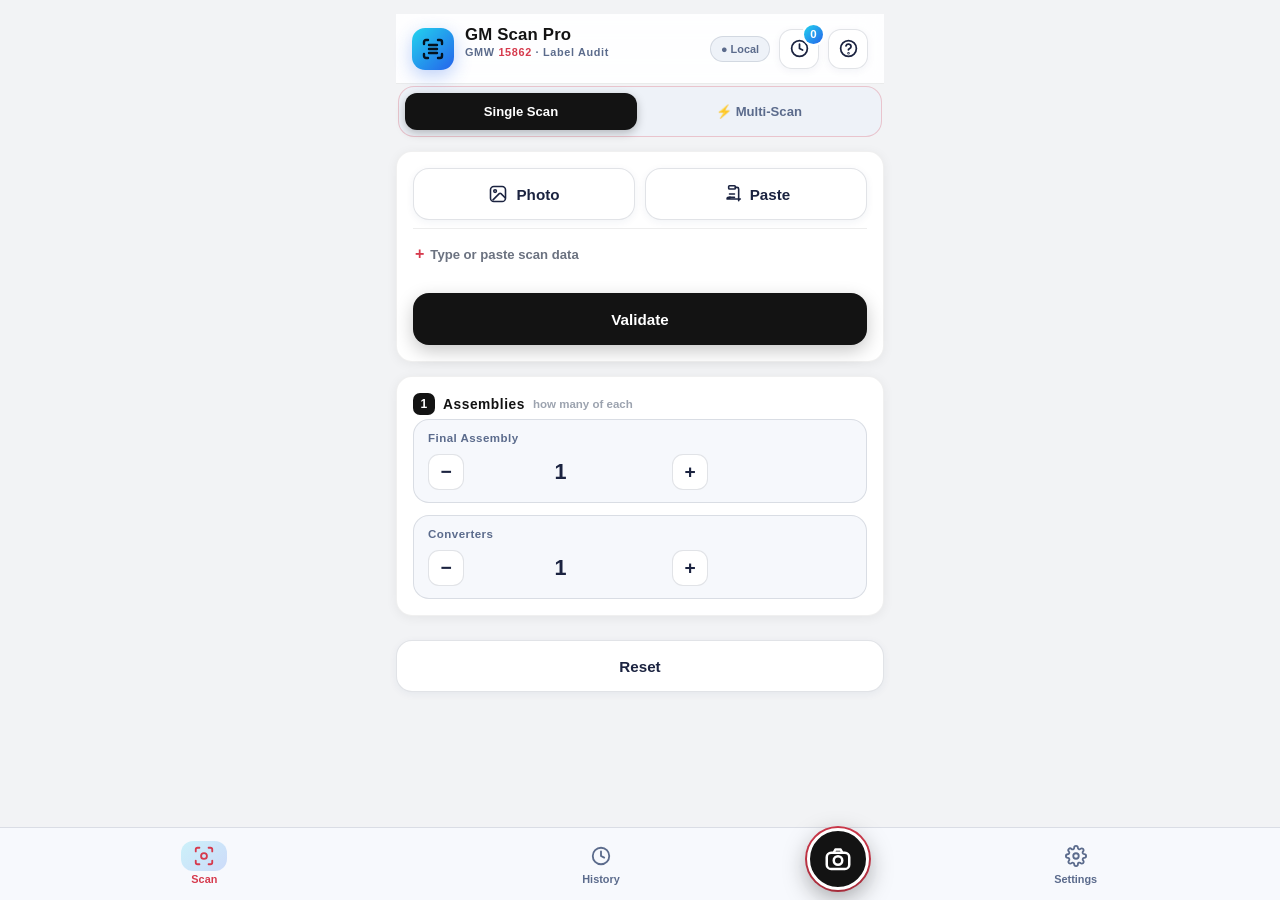
<file: index.html>
<!DOCTYPE html>
<!DOCTYPE html>
<html><head>
<meta charset="UTF-8">
<meta name="viewport" content="width=device-width, initial-scale=1, viewport-fit=cover">
<title>GM Scan Pro · GMW 15862</title>
<meta name="apple-mobile-web-app-capable" content="yes">
<meta name="apple-mobile-web-app-status-bar-style" content="black-translucent">
<meta name="apple-mobile-web-app-title" content="GM Scan Pro">
<meta name="mobile-web-app-capable" content="yes">
<meta name="theme-color" content="#131313">
<link rel="manifest" href="manifest.json">
<link rel="apple-touch-icon" href="../apple-touch-icon.png">


<link rel="stylesheet" href="css/app.css?v=26">
<script src="vendor/zxing_reader.js"></script>
<script src="js/engine-boot.js?v=26"></script>
</head>
<body data-tab="scan">
<div class="update-banner" id="updateBanner"><span>New version available</span><button id="updateBtn">Update</button></div>
<div class="app">
<!-- top bar -->
  <div class="topbar">
    <div class="brand">
      <div class="logo">
        <svg width="24" height="24" viewBox="0 0 24 24" fill="none" stroke="#04121f" stroke-width="2.4" stroke-linecap="round" stroke-linejoin="round"><path d="M3 7V5a2 2 0 0 1 2-2h2M17 3h2a2 2 0 0 1 2 2v2M21 17v2a2 2 0 0 1-2 2h-2M7 21H5a2 2 0 0 1-2-2v-2"/><path d="M8 12h8M8 8h8M8 16h8"/></svg>
      </div>
      <div class="titles">
        <div class="name">GM Scan Pro</div>
        <div class="sub">GMW <b>15862</b> · Label Audit</div>
      </div>
    </div>
    <div class="top-actions">
      <span class="conn-pill" id="connPill" title="Duplicate-check connection">● Local</span>
      <button class="icbtn" onclick="switchTab('history')" title="History" aria-label="History"><svg viewBox="0 0 24 24" width="21" height="21" fill="none" stroke="currentColor" stroke-width="2" stroke-linecap="round" stroke-linejoin="round"><circle cx="12" cy="12" r="9"/><polyline points="12 7 12 12 15.5 13.8"/></svg><span class="badge" id="historyBadgeCount">0</span></button>
      <button class="icbtn" onclick="openHelpModal()" title="Help" aria-label="Help"><svg viewBox="0 0 24 24" width="21" height="21" fill="none" stroke="currentColor" stroke-width="2" stroke-linecap="round" stroke-linejoin="round"><circle cx="12" cy="12" r="9"/><path d="M9.1 9a3 3 0 0 1 5.8 1c0 2-3 2.5-3 3.5"/><circle cx="12" cy="17.4" r="0.4" fill="currentColor"/></svg></button>
    </div>
  </div>

  
  <section id="tab-scan" class="tabpage active">
  <div id="dpmModeBanner" style="display:none;margin:2px 2px 10px;padding:10px 14px;border-radius:12px;background:linear-gradient(135deg,rgba(34,211,238,.14),rgba(37,99,235,.14));border:1px solid rgba(34,211,238,.45);font-size:.82rem;font-weight:700;color:var(--cyan2);">◉ DOT-PIN MODE — needle-etched marks on metal. For best results use <b>Photo</b> up close, and keep glare off the code.</div>
<!-- Scan mode: visible segmented control for fast switching (v16.1) -->
  <div class="seg mode-seg">
    <label><input type="radio" name="scanMode" id="modeSingle" value="single" checked><span>Single Scan</span></label>
    <label><input type="radio" name="scanMode" id="modeMulti" value="multi"><span>⚡ Multi-Scan</span></label>
  </div>

  <!-- Main scan card (v16.2: app-like, camera-first) -->
  <div class="card scan-card">
    <div class="hero-row">
      <button class="btn-secondary" onclick="triggerPhotoScan()"><span class="i"><svg viewBox="0 0 24 24" width="20" height="20" fill="none" stroke="currentColor" stroke-width="1.9" stroke-linecap="round" stroke-linejoin="round"><rect x="3" y="3" width="18" height="18" rx="4"/><circle cx="8.5" cy="8.5" r="1.6"/><path d="M20.5 16.5 15.6 11.6a1.5 1.5 0 0 0-2.12 0L6 19"/></svg></span>Photo</button>
      <button class="btn-secondary" onclick="pasteFromClipboard()"><span class="i"><svg viewBox="0 0 24 24" width="20" height="20" fill="none" stroke="currentColor" stroke-width="1.9" stroke-linecap="round" stroke-linejoin="round"><rect x="8" y="2" width="8" height="4" rx="1"/><path d="M16 4h2a2 2 0 0 1 2 2v14a2 2 0 0 1 2-2H6a2 2 0 0 1 2-2h2"/><path d="M9 12h6M9 16h6"/></svg></span>Paste</button>
    </div>
    <details class="manual-entry">
      <summary>Type or paste scan data</summary>
      <textarea id="scan" onpaste="handleTouchScreenPaste(event)" oninput="handleScanInput(event)" placeholder="Paste scan data here…"></textarea>
      <div class="row2"><button class="btn-ghost" onclick="clearScan()">Clear</button></div>
    </details>
    <button class="btn-primary btn-block" onclick="validateAndShow()">Validate</button>
  </div>

  <!-- Assemblies: always visible (no dropdown) -->
  <div class="card opts">
    <div class="opts-body">
      <div class="card-title"><span class="num">1</span> Assemblies <small>how many of each</small></div>
      <div class="counts">
        <div class="count">
          <div class="lbl">Final Assembly</div>
          <div class="stepper">
            <button type="button" onclick="stepVal('f',-1)">−</button>
            <input id="f" type="number" inputmode="numeric" value="1" min="0" max="1000" onchange="buildExpectedRules()">
            <button type="button" onclick="stepVal('f',1)">+</button>
          </div>
        </div>
        <div class="count">
          <div class="lbl">Converters</div>
          <div class="stepper">
            <button type="button" onclick="stepVal('c',-1)">−</button>
            <input id="c" type="number" inputmode="numeric" value="1" min="0" max="1000" onchange="buildExpectedRules()">
            <button type="button" onclick="stepVal('c',1)">+</button>
          </div>
        </div>
      </div>
    </div>
  </div>

  <!-- RESULTS (verdict shows fullscreen; #out rests here when idle) -->
  <div id="outHome"><div id="out"></div></div>

  <button class="btn-secondary btn-block" onclick="resetAll()">Reset</button>
  </section>

  <section id="tab-history" class="tabpage">
    <div class="card">
      <div class="card-title"><span class="num">🕒</span> Scan History <small>last 20 on this device</small></div>
      <div class="row2" style="margin-top:0;margin-bottom:12px;">
        <button onclick="exportHistoryCsv()">Export CSV</button>
        <button class="danger" onclick="clearHistory()">Clear History</button>
      </div>
      <div id="historyTabBody" class="history-list"></div>
    </div>
  </section>

  <section id="tab-settings" class="tabpage">
    <div class="card">
      <div class="card-title"><span class="num">⚙</span> Label Rules <small>GMW 15862 fields</small></div>
      <div class="field"><span>Expected DUNS</span>
        <div class="duns-wrap"><span class="duns-prefix">12V</span><input id="setDuns" inputmode="numeric" autocomplete="off"
               placeholder="606038362" maxlength="9" oninput="onDunsInput()"></div>
      </div>
      <div class="field-err" id="dunsErr"></div>
      <div class="hint"><code>12V</code> is fixed — enter just the 9 digits. Labels whose DUNS field differs from <code>12V</code> + this fail validation. Saved on this device.</div>
    </div>

    <div class="card">
      <div class="card-title"><span class="num">🎯</span> Manual Rules <small>expected values</small></div>
    <div class="toggle-row">
      <div class="toggle-txt"><div class="t">Manual Rules</div><div class="s">Verify parts against expected values</div></div>
      <label class="switch"><input type="checkbox" id="showExpected" onchange="toggleExpected()"><span class="track"></span><span class="thumb"></span></label>
    </div>
    <div id="expectedBox" style="display:none;">
      <div class="sub" style="margin-bottom:10px;">Leave fields blank to ignore that check.</div>
      <div id="rules" class="rules-wrap"></div>
    </div>
    </div>

    <div class="card">
      <div class="card-title"><span class="num">⧉</span> Duplicate Check <small>local + server</small></div>
    <div class="toggle-row">
      <div class="toggle-txt"><div class="t">Duplicate Check</div><div class="s">Flag repeated trace codes</div></div>
      <label class="switch"><input type="checkbox" id="checkDup"><span class="track"></span><span class="thumb"></span></label>
    </div>


      <div class="set-label">Company server</div>
      <div class="hint" style="margin-top:0;">The on-device check above always runs and works with no connection. Turn this on to also compare trace codes against the company server after each scan — the local check never changes.</div>
      <div class="seg" style="margin-bottom:12px;">
        <label><input type="radio" name="srvMode" value="off" onchange="onSrvModeChange('off')"><span>Off</span></label>
        <label><input type="radio" name="srvMode" value="server" onchange="onSrvModeChange('server')"><span>Local + Server</span></label>
      </div>
      <div id="srvFields">
        <label class="field"><span>Server URL</span>
          <input id="setSrvUrl" inputmode="url" autocomplete="off" autocapitalize="off" spellcheck="false"
                 placeholder="https://server.company.com:5000" oninput="onSrvSettingsInput()">
        </label>
        <label class="field"><span>API key <span class="soff">(optional — must match the server)</span></span>
          <div class="pwrow">
            <input id="setSrvKey" type="password" autocomplete="off" placeholder="••••••••" oninput="onSrvSettingsInput()">
            <button type="button" onclick="toggleKeyVis()" title="Show/hide">👁</button>
          </div>
        </label>
        <div class="row2">
          <button onclick="testServerConnection()">Test connection</button>
        </div>
        <div class="srv-status" id="srvTestStatus">Not configured.</div>
        <details class="apibox">
          <summary>What the server must do <span style="font-weight:400;">(for your IT team)</span></summary>
          <p style="margin:8px 0;">After each scan the app sends:</p>
          <pre>POST {server URL}/api/duplicates/check
Content-Type: application/json
X-API-Key: (your key, if set)

{ "traces": ["TABC123...", "TDEF456..."],
  "device": "dev-9f3k2l8x",
  "duns": "12V606038362" }</pre>
          <p style="margin:8px 0;">The server answers:</p>
          <pre>{ "duplicates": ["TABC123..."] }</pre>
          <p style="margin:8px 0 0;">An empty list means no duplicates. The included <code>server.py</code> already implements exactly this — IT only points it at the real trace database (2 marked spots) and gives it a URL the shopfloor phones can reach.</p>
        </details>
      </div>
    </div>

    <div class="card">
      <div class="card-title"><span class="num">◉</span> Dot Pin <small>experimental</small></div>
      <div class="toggle-row">
        <div class="toggle-txt"><div class="t">Dot Pin Tab</div><div class="s">Needle-etched metal scanning (not ready to ship)</div></div>
        <label class="switch"><input type="checkbox" id="setDotPin" onchange="onDotPinToggle()"><span class="track"></span><span class="thumb"></span></label>
      </div>
    </div>

    <div class="card">
      <div class="card-title"><span class="num">📱</span> App</div>
      <div class="pwa">
        <span class="pin"><svg viewBox="0 0 24 24" width="26" height="26" fill="none" stroke="currentColor" stroke-width="1.9" stroke-linecap="round" stroke-linejoin="round"><rect x="7" y="2" width="10" height="20" rx="2.5"/><path d="M11 18h2"/><path d="M11 6h2"/></svg></span>
        <div style="flex:1;min-width:0;"><div class="pt">Install to Phone</div><div class="ps">Full-screen &amp; offline auto-scanner</div></div>
        <button onclick="setTimeout(launchInstalledApp,120);">Install</button>
      </div>
      <div class="row2">
        <button onclick="resetAppSettings()">Reset settings</button>
      </div>
<div class="note">GM Scan Pro · GMW 15862 compliance validator.<br>Parsing &amp; validation engine unchanged.<br>Works as a mobile app — history is saved on this device until you clear it.</div>
</div>


    </div>
  </section>
</div>

<div class="bottomdock">
  <nav class="tabbar">
    <button data-tab="scan" class="active" onclick="switchTab('scan')"><span class="ticon"><svg viewBox="0 0 24 24" width="22" height="22" fill="none" stroke="currentColor" stroke-width="2" stroke-linecap="round" stroke-linejoin="round"><path d="M3 7V5a2 2 0 0 1 2-2h2M17 3h2a2 2 0 0 1 2 2v2M21 17v2a2 2 0 0 1-2 2h-2M7 21H5a2 2 0 0 1-2-2v-2"/><circle cx="12" cy="12" r="3.2"/></svg></span>Scan</button>
    <button data-tab="dotpin" onclick="switchTab('dotpin')"><span class="ticon"><svg viewBox="0 0 24 24" width="22" height="22" fill="currentColor"><circle cx="6.5" cy="6.5" r="1.7"/><circle cx="12" cy="6.5" r="1.7"/><circle cx="17.5" cy="6.5" r="1.7"/><circle cx="6.5" cy="12" r="1.7"/><circle cx="17.5" cy="12" r="1.7"/><circle cx="6.5" cy="17.5" r="1.7"/><circle cx="12" cy="17.5" r="1.7"/><circle cx="17.5" cy="17.5" r="1.7"/></svg></span>Dot Pin</button>
    <button data-tab="history" onclick="switchTab('history')"><span class="ticon"><svg viewBox="0 0 24 24" width="22" height="22" fill="none" stroke="currentColor" stroke-width="2" stroke-linecap="round" stroke-linejoin="round"><circle cx="12" cy="12" r="9"/><polyline points="12 7 12 12 15.5 13.8"/></svg></span>History<span class="tbadge" id="tabHistoryBadge" style="display:none;">0</span></button>
    <button class="tab-camera" onclick="startCameraScan()" aria-label="Scan label" title="Scan"><svg viewBox="0 0 24 24" width="30" height="30" fill="none" stroke="currentColor" stroke-width="2" stroke-linecap="round" stroke-linejoin="round"><rect x="3" y="7" width="18" height="13" rx="3.5"/><circle cx="12" cy="13.2" r="3.4"/><path d="M8.5 7l1.4-2.6h4.2L15.5 7"/></svg></button>
    <button data-tab="settings" onclick="switchTab('settings')"><span class="ticon"><svg viewBox="0 0 24 24" width="22" height="22" fill="none" stroke="currentColor" stroke-width="2" stroke-linecap="round" stroke-linejoin="round"><circle cx="12" cy="12" r="3"/><path d="M19.4 15a1.65 1.65 0 0 0 .33 1.82l.06.06a2 2 0 1 1-2.83 2.83l-.06-.06a1.65 1.65 0 0 0-1.82-.33 1.65 1.65 0 0 0-1 1.51V21a2 2 0 1 1-4 0v-.09A1.65 1.65 0 0 0 9 19.4a1.65 1.65 0 0 0-1.82.33l-.06.06a2 2 0 1 1-2.83-2.83l.06-.06a1.65 1.65 0 0 0 .33-1.82 1.65 1.65 0 0 0-1.51-1H3a2 2 0 1 1 0-4h.09A1.65 1.65 0 0 0 4.6 9a1.65 1.65 0 0 0-.33-1.82l-.06-.06a2 2 0 1 1 2.83-2.83l.06.06a1.65 1.65 0 0 0 1.82.33H9a1.65 1.65 0 0 0 1-1.51V3a2 2 0 1 1 4 0v.09a1.65 1.65 0 0 0 1 1.51 1.65 1.65 0 0 0 1.82-.33l.06-.06a2 2 0 1 1 2.83 2.83l-.06.06a1.65 1.65 0 0 0-.33 1.82V9a1.65 1.65 0 0 0 1.51 1H21a2 2 0 1 1 0 4h-.09a1.65 1.65 0 0 0-1.51 1z"/></svg></span>Settings</button>
  </nav>
</div>

<!-- hidden file input -->
<input type="file" id="imageInput" accept="image/*" style="display:none;" onchange="handleImageScan(event)">

<!-- CAMERA MODAL -->
<div id="cameraModal" class="modal-overlay" onclick="handleCameraModalClick(event)">
  <div class="modal-content" style="max-width:520px;">
    <div class="modal-header">
      <h3><svg width="20" height="20" viewBox="0 0 24 24" fill="none" stroke="currentColor" stroke-width="2.2" stroke-linecap="round" stroke-linejoin="round"><path d="M23 19a2 2 0 0 1-2 2H3a2 2 0 0 1-2-2V8a2 2 0 0 1 2-2h4l2-3h6l2 3h4a2 2 0 0 1 2 2z"/><circle cx="12" cy="13" r="4"/></svg> Live Barcode Scanner</h3>
      <button class="modal-close-btn" onclick="stopCameraScan(true)" aria-label="Close">&times;</button>
    </div>
    <div class="modal-body" style="text-align:center;">
      <p class="hint" style="margin-top:0;margin-bottom:12px;">Point your camera at the GM Data Matrix or Code 128 label.<br>Curved pipe? Move <b>slowly</b> across the curve and keep the code square to the lens — a sharp frame decodes instantly.</p>
      <div id="qr-reader"></div>
      <div id="cameraStatus" style="margin-top:12px;"></div>
      <div class="camtools">
        <button onclick="triggerAutoFocus()">🎯 Auto-Focus</button>
        <button onclick="toggleCameraTorch()" id="torchBtn">⚡ Light</button>
        <button onclick="switchCameraFacing()">🔄 Switch</button>
        <button onclick="triggerPhotoScan(); stopCameraScan(true);"><svg viewBox="0 0 24 24" width="16" height="16" style="vertical-align:-3px;margin-right:4px;" fill="none" stroke="currentColor" stroke-width="2" stroke-linecap="round" stroke-linejoin="round"><rect x="3" y="3" width="18" height="18" rx="4"/><circle cx="8.5" cy="8.5" r="1.6"/><path d="M20.5 16.5 15.6 11.6a1.5 1.5 0 0 0-2.12 0L6 19"/></svg>Use Photo</button>
      </div>
    </div>
  </div>
</div>

<!-- VERDICT MODAL: fullscreen PASS/FAIL takeover (v16) -->
<div id="verdictModal" class="verdict-overlay">
  <div class="verdict-sheet">
    <div id="verdictBody"></div>
    <button class="btn-primary btn-block" id="verdictNextBtn" onclick="closeVerdict(true)">SCAN NEXT LABEL</button>
    <button class="btn-ghost btn-block" onclick="closeVerdict(false)">Close</button>
  </div>
</div>

<!-- HISTORY MODAL -->
<div id="historyModal" class="modal-overlay" onclick="handleModalClick(event)">
  <div class="modal-content">
    <div class="modal-header">
      <h3><svg width="20" height="20" viewBox="0 0 24 24" fill="none" stroke="currentColor" stroke-width="2.2" stroke-linecap="round" stroke-linejoin="round"><circle cx="12" cy="12" r="10"/><polyline points="12 6 12 12 16 14"/></svg> Recent Scans (Last 20)</h3>
      <button class="modal-close-btn" onclick="closeHistoryModal()" aria-label="Close">&times;</button>
    </div>
    <div class="modal-body" id="historyModalBody"><!-- JS --></div>
  </div>
</div>

<!-- HELP MODAL -->
<div id="helpModal" class="modal-overlay" onclick="handleHelpModalClick(event)">
  <div class="modal-content" style="max-width:520px;text-align:left;">
    <div class="modal-header">
      <h3><span style="font-size:1.2rem;">💡</span> App Guide · GMW 15862</h3>
      <button class="modal-close-btn" onclick="closeHelpModal()" aria-label="Close">&times;</button>
    </div>
    <div class="modal-body guide-body">
      <div class="pwa" style="margin-bottom:14px;">
        <span class="pin"><svg viewBox="0 0 24 24" width="26" height="26" fill="none" stroke="currentColor" stroke-width="1.9" stroke-linecap="round" stroke-linejoin="round"><rect x="7" y="2" width="10" height="20" rx="2.5"/><path d="M11 18h2"/><path d="M11 6h2"/></svg></span>
        <div style="flex:1;min-width:0;"><div class="pt">Install to Phone</div><div class="ps">Full-screen &amp; offline auto-scanner</div></div>
        <button onclick="closeHelpModal(); setTimeout(launchInstalledApp,120);">Install</button>
      </div>
      <div class="gblk"><b>1. Scan Mode.</b><br>Multi-scan clears the box and shows a quick confirmation after every passing scan. A failed scan always shows full details.</div>
      <div class="gblk"><b>2. Assembly Counts.</b><br>Set how many Final (FA) and Sub-Assembly (SA) scans each label contains. FA scans are validated first.</div>
      <div class="gblk"><b>3. Manual Rules.</b><br>Toggle to enter expected Part Numbers &amp; VPPS prefixes for exact-match verification.</div>
      <div class="gblk"><b>4. Install.</b><br>Tap Share ➔ "Add to Home Screen" for a full-screen, offline PWA experience.</div>
    </div>
  </div>
</div>

<div id="toast" class="toast"></div>
<script src="js/config.js?v=26"></script>
<script src="js/utils.js?v=26"></script>
<script src="js/dpm.js?v=26"></script>
<script src="js/parser.js?v=26"></script>
<script src="js/scanner.js?v=26"></script>
<script src="js/history.js?v=26"></script>
<script src="js/settings.js?v=26"></script>
<script src="js/ui.js?v=26"></script>
</body>
</html>
</file>
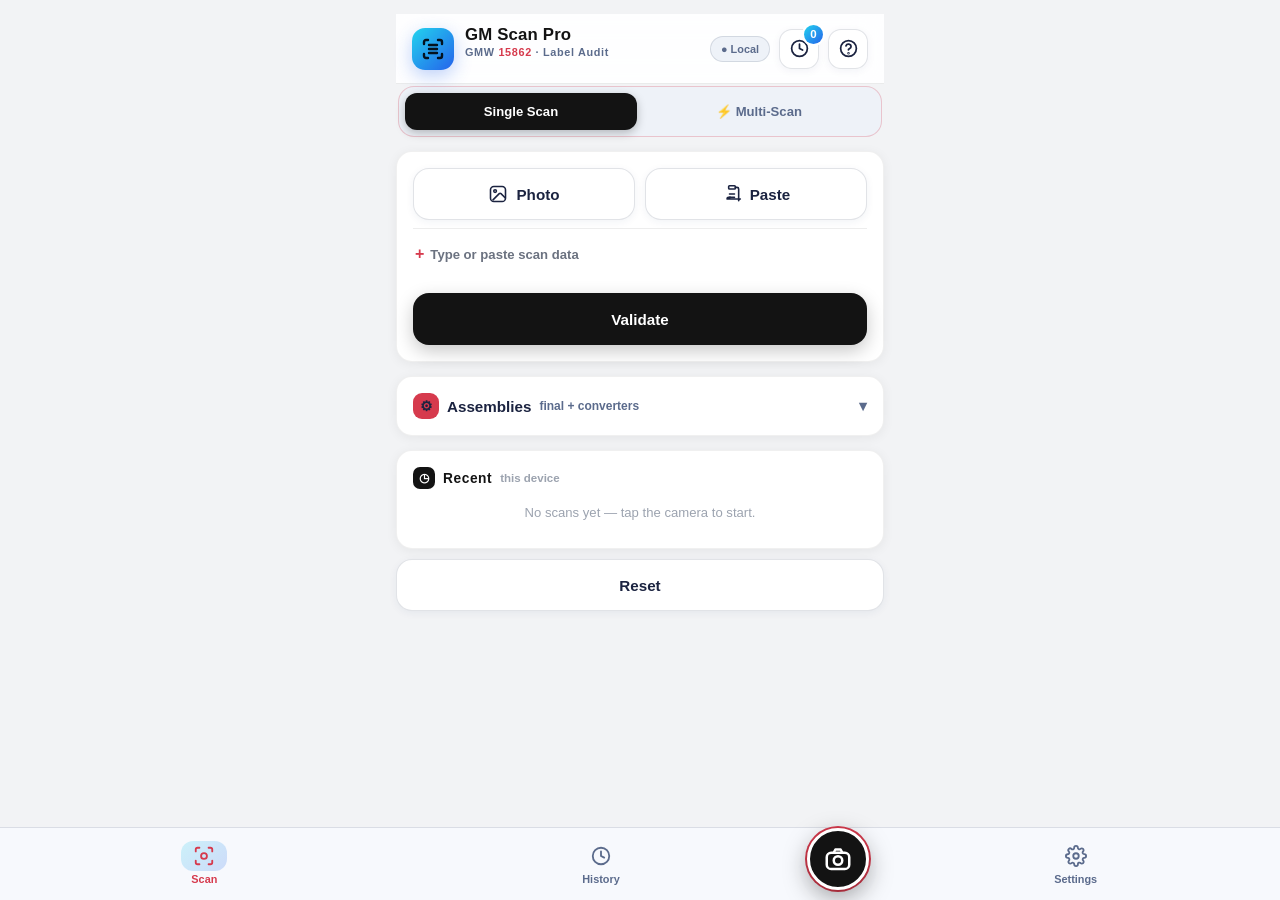
<file: v16/index.html>
<!DOCTYPE html>
<!DOCTYPE html>
<html><head>
<meta charset="UTF-8">
<meta name="viewport" content="width=device-width, initial-scale=1, viewport-fit=cover">
<title>GM Scan Pro · GMW 15862</title>
<meta name="apple-mobile-web-app-capable" content="yes">
<meta name="apple-mobile-web-app-status-bar-style" content="black-translucent">
<meta name="apple-mobile-web-app-title" content="GM Scan Pro">
<meta name="mobile-web-app-capable" content="yes">
<meta name="theme-color" content="#eef2f9">
<link rel="manifest" href="manifest.json">
<link rel="apple-touch-icon" href="../apple-touch-icon.png">


<link rel="stylesheet" href="css/app.css?v=24">
<script src="vendor/zxing_reader.js"></script>
<script src="js/engine-boot.js?v=24"></script>
</head>
<body data-tab="scan">
<div class="update-banner" id="updateBanner"><span>New version available</span><button id="updateBtn">Update</button></div>
<div class="app">
<!-- top bar -->
  <div class="topbar">
    <div class="brand">
      <div class="logo">
        <svg width="24" height="24" viewBox="0 0 24 24" fill="none" stroke="#04121f" stroke-width="2.4" stroke-linecap="round" stroke-linejoin="round"><path d="M3 7V5a2 2 0 0 1 2-2h2M17 3h2a2 2 0 0 1 2 2v2M21 17v2a2 2 0 0 1-2 2h-2M7 21H5a2 2 0 0 1-2-2v-2"/><path d="M8 12h8M8 8h8M8 16h8"/></svg>
      </div>
      <div class="titles">
        <div class="name">GM Scan Pro</div>
        <div class="sub">GMW <b>15862</b> · Label Audit</div>
      </div>
    </div>
    <div class="top-actions">
      <span class="conn-pill" id="connPill" title="Duplicate-check connection">● Local</span>
      <button class="icbtn" onclick="switchTab('history')" title="History" aria-label="History"><svg viewBox="0 0 24 24" width="21" height="21" fill="none" stroke="currentColor" stroke-width="2" stroke-linecap="round" stroke-linejoin="round"><circle cx="12" cy="12" r="9"/><polyline points="12 7 12 12 15.5 13.8"/></svg><span class="badge" id="historyBadgeCount">0</span></button>
      <button class="icbtn" onclick="openHelpModal()" title="Help" aria-label="Help"><svg viewBox="0 0 24 24" width="21" height="21" fill="none" stroke="currentColor" stroke-width="2" stroke-linecap="round" stroke-linejoin="round"><circle cx="12" cy="12" r="9"/><path d="M9.1 9a3 3 0 0 1 5.8 1c0 2-3 2.5-3 3.5"/><circle cx="12" cy="17.4" r="0.4" fill="currentColor"/></svg></button>
    </div>
  </div>

  
  <section id="tab-scan" class="tabpage active">
  <div id="dpmModeBanner" style="display:none;margin:2px 2px 10px;padding:10px 14px;border-radius:12px;background:linear-gradient(135deg,rgba(34,211,238,.14),rgba(37,99,235,.14));border:1px solid rgba(34,211,238,.45);font-size:.82rem;font-weight:700;color:var(--cyan2);">◉ DOT-PIN MODE — needle-etched marks on metal. For best results use <b>Photo</b> up close, and keep glare off the code.</div>
<!-- Scan mode: visible segmented control for fast switching (v16.1) -->
  <div class="seg mode-seg">
    <label><input type="radio" name="scanMode" id="modeSingle" value="single" checked><span>Single Scan</span></label>
    <label><input type="radio" name="scanMode" id="modeMulti" value="multi"><span>⚡ Multi-Scan</span></label>
  </div>

  <!-- Main scan card (v16.2: app-like, camera-first) -->
  <div class="card scan-card">
    <div class="hero-row">
      <button class="btn-secondary" onclick="triggerPhotoScan()"><span class="i"><svg viewBox="0 0 24 24" width="20" height="20" fill="none" stroke="currentColor" stroke-width="1.9" stroke-linecap="round" stroke-linejoin="round"><rect x="3" y="3" width="18" height="18" rx="4"/><circle cx="8.5" cy="8.5" r="1.6"/><path d="M20.5 16.5 15.6 11.6a1.5 1.5 0 0 0-2.12 0L6 19"/></svg></span>Photo</button>
      <button class="btn-secondary" onclick="pasteFromClipboard()"><span class="i"><svg viewBox="0 0 24 24" width="20" height="20" fill="none" stroke="currentColor" stroke-width="1.9" stroke-linecap="round" stroke-linejoin="round"><rect x="8" y="2" width="8" height="4" rx="1"/><path d="M16 4h2a2 2 0 0 1 2 2v14a2 2 0 0 1 2-2H6a2 2 0 0 1 2-2h2"/><path d="M9 12h6M9 16h6"/></svg></span>Paste</button>
    </div>
    <details class="manual-entry">
      <summary>Type or paste scan data</summary>
      <textarea id="scan" onpaste="handleTouchScreenPaste(event)" oninput="handleScanInput(event)" placeholder="Paste scan data here…"></textarea>
      <div class="row2"><button class="btn-ghost" onclick="clearScan()">Clear</button></div>
    </details>
    <button class="btn-primary btn-block" onclick="validateAndShow()">Validate</button>
  </div>

  <!-- Options: scan mode + assembly counts, collapsed by default -->
  <details class="card opts">
    <summary class="opts-summary"><span class="num">⚙</span> Assemblies <small>final + converters</small><span class="opts-chev">▾</span></summary>
    <div class="opts-body">
      <div class="card-title"><span class="num">1</span> Assemblies <small>how many of each</small></div>
      <div class="counts">
        <div class="count">
          <div class="lbl">Final Assembly</div>
          <div class="stepper">
            <button type="button" onclick="stepVal('f',-1)">−</button>
            <input id="f" type="number" inputmode="numeric" value="1" min="0" max="1000" onchange="buildExpectedRules()">
            <button type="button" onclick="stepVal('f',1)">+</button>
          </div>
        </div>
        <div class="count">
          <div class="lbl">Converters</div>
          <div class="stepper">
            <button type="button" onclick="stepVal('c',-1)">−</button>
            <input id="c" type="number" inputmode="numeric" value="1" min="0" max="1000" onchange="buildExpectedRules()">
            <button type="button" onclick="stepVal('c',1)">+</button>
          </div>
        </div>
      </div>
    </div>
  </details>

  <!-- RESULTS (verdict shows fullscreen; #out rests here when idle) -->
  <div id="outHome"><div id="out"></div></div>

  <!-- Recent scans (v16.2: fills the screen like a real app) -->
  <div class="card recent-card">
    <div class="card-title"><span class="num">◷</span> Recent <small>this device</small></div>
    <div id="recentList" class="recent-list"></div>
  </div>

  <button class="btn-secondary btn-block" onclick="resetAll()">Reset</button>
  </section>

  <section id="tab-history" class="tabpage">
    <div class="card">
      <div class="card-title"><span class="num">🕒</span> Scan History <small>last 20 on this device</small></div>
      <div class="row2" style="margin-top:0;margin-bottom:12px;">
        <button onclick="exportHistoryCsv()">Export CSV</button>
        <button class="danger" onclick="clearHistory()">Clear History</button>
      </div>
      <div id="historyTabBody" class="history-list"></div>
    </div>
  </section>

  <section id="tab-settings" class="tabpage">
    <div class="card">
      <div class="card-title"><span class="num">⚙</span> Label Rules <small>GMW 15862 fields</small></div>
      <div class="field"><span>Expected DUNS</span>
        <div class="duns-wrap"><span class="duns-prefix">12V</span><input id="setDuns" inputmode="numeric" autocomplete="off"
               placeholder="606038362" maxlength="9" oninput="onDunsInput()"></div>
      </div>
      <div class="field-err" id="dunsErr"></div>
      <div class="hint"><code>12V</code> is fixed — enter just the 9 digits. Labels whose DUNS field differs from <code>12V</code> + this fail validation. Saved on this device.</div>
    </div>

    <div class="card">
      <div class="card-title"><span class="num">🎯</span> Manual Rules <small>expected values</small></div>
    <div class="toggle-row">
      <div class="toggle-txt"><div class="t">Manual Rules</div><div class="s">Verify parts against expected values</div></div>
      <label class="switch"><input type="checkbox" id="showExpected" onchange="toggleExpected()"><span class="track"></span><span class="thumb"></span></label>
    </div>
    <div id="expectedBox" style="display:none;">
      <div class="sub" style="margin-bottom:10px;">Leave fields blank to ignore that check.</div>
      <div id="rules" class="rules-wrap"></div>
    </div>
    </div>

    <div class="card">
      <div class="card-title"><span class="num">⧉</span> Duplicate Check <small>local + server</small></div>
    <div class="toggle-row">
      <div class="toggle-txt"><div class="t">Duplicate Check</div><div class="s">Flag repeated trace codes</div></div>
      <label class="switch"><input type="checkbox" id="checkDup"><span class="track"></span><span class="thumb"></span></label>
    </div>


      <div class="set-label">Company server</div>
      <div class="hint" style="margin-top:0;">The on-device check above always runs and works with no connection. Turn this on to also compare trace codes against the company server after each scan — the local check never changes.</div>
      <div class="seg" style="margin-bottom:12px;">
        <label><input type="radio" name="srvMode" value="off" onchange="onSrvModeChange('off')"><span>Off</span></label>
        <label><input type="radio" name="srvMode" value="server" onchange="onSrvModeChange('server')"><span>Local + Server</span></label>
      </div>
      <div id="srvFields">
        <label class="field"><span>Server URL</span>
          <input id="setSrvUrl" inputmode="url" autocomplete="off" autocapitalize="off" spellcheck="false"
                 placeholder="https://server.company.com:5000" oninput="onSrvSettingsInput()">
        </label>
        <label class="field"><span>API key <span class="soff">(optional — must match the server)</span></span>
          <div class="pwrow">
            <input id="setSrvKey" type="password" autocomplete="off" placeholder="••••••••" oninput="onSrvSettingsInput()">
            <button type="button" onclick="toggleKeyVis()" title="Show/hide">👁</button>
          </div>
        </label>
        <div class="row2">
          <button onclick="testServerConnection()">Test connection</button>
        </div>
        <div class="srv-status" id="srvTestStatus">Not configured.</div>
        <details class="apibox">
          <summary>What the server must do <span style="font-weight:400;">(for your IT team)</span></summary>
          <p style="margin:8px 0;">After each scan the app sends:</p>
          <pre>POST {server URL}/api/duplicates/check
Content-Type: application/json
X-API-Key: (your key, if set)

{ "traces": ["TABC123...", "TDEF456..."],
  "device": "dev-9f3k2l8x",
  "duns": "12V606038362" }</pre>
          <p style="margin:8px 0;">The server answers:</p>
          <pre>{ "duplicates": ["TABC123..."] }</pre>
          <p style="margin:8px 0 0;">An empty list means no duplicates. The included <code>server.py</code> already implements exactly this — IT only points it at the real trace database (2 marked spots) and gives it a URL the shopfloor phones can reach.</p>
        </details>
      </div>
    </div>

    <div class="card">
      <div class="card-title"><span class="num">◉</span> Dot Pin <small>experimental</small></div>
      <div class="toggle-row">
        <div class="toggle-txt"><div class="t">Dot Pin Tab</div><div class="s">Needle-etched metal scanning (not ready to ship)</div></div>
        <label class="switch"><input type="checkbox" id="setDotPin" onchange="onDotPinToggle()"><span class="track"></span><span class="thumb"></span></label>
      </div>
    </div>

    <div class="card">
      <div class="card-title"><span class="num">📱</span> App</div>
      <div class="pwa">
        <span class="pin"><svg viewBox="0 0 24 24" width="26" height="26" fill="none" stroke="currentColor" stroke-width="1.9" stroke-linecap="round" stroke-linejoin="round"><rect x="7" y="2" width="10" height="20" rx="2.5"/><path d="M11 18h2"/><path d="M11 6h2"/></svg></span>
        <div style="flex:1;min-width:0;"><div class="pt">Install to Phone</div><div class="ps">Full-screen &amp; offline auto-scanner</div></div>
        <button onclick="setTimeout(launchInstalledApp,120);">Install</button>
      </div>
      <div class="row2">
        <button onclick="resetAppSettings()">Reset settings</button>
      </div>
<div class="note">GM Scan Pro · GMW 15862 compliance validator.<br>Parsing &amp; validation engine unchanged.<br>Works as a mobile app — history is saved on this device until you clear it.</div>
</div>


    </div>
  </section>
</div>

<div class="bottomdock">
  <nav class="tabbar">
    <button data-tab="scan" class="active" onclick="switchTab('scan')"><span class="ticon"><svg viewBox="0 0 24 24" width="22" height="22" fill="none" stroke="currentColor" stroke-width="2" stroke-linecap="round" stroke-linejoin="round"><path d="M3 7V5a2 2 0 0 1 2-2h2M17 3h2a2 2 0 0 1 2 2v2M21 17v2a2 2 0 0 1-2 2h-2M7 21H5a2 2 0 0 1-2-2v-2"/><circle cx="12" cy="12" r="3.2"/></svg></span>Scan</button>
    <button data-tab="dotpin" onclick="switchTab('dotpin')"><span class="ticon"><svg viewBox="0 0 24 24" width="22" height="22" fill="currentColor"><circle cx="6.5" cy="6.5" r="1.7"/><circle cx="12" cy="6.5" r="1.7"/><circle cx="17.5" cy="6.5" r="1.7"/><circle cx="6.5" cy="12" r="1.7"/><circle cx="17.5" cy="12" r="1.7"/><circle cx="6.5" cy="17.5" r="1.7"/><circle cx="12" cy="17.5" r="1.7"/><circle cx="17.5" cy="17.5" r="1.7"/></svg></span>Dot Pin</button>
    <button data-tab="history" onclick="switchTab('history')"><span class="ticon"><svg viewBox="0 0 24 24" width="22" height="22" fill="none" stroke="currentColor" stroke-width="2" stroke-linecap="round" stroke-linejoin="round"><circle cx="12" cy="12" r="9"/><polyline points="12 7 12 12 15.5 13.8"/></svg></span>History<span class="tbadge" id="tabHistoryBadge" style="display:none;">0</span></button>
    <button class="tab-camera" onclick="startCameraScan()" aria-label="Scan label" title="Scan"><svg viewBox="0 0 24 24" width="30" height="30" fill="none" stroke="currentColor" stroke-width="2" stroke-linecap="round" stroke-linejoin="round"><rect x="3" y="7" width="18" height="13" rx="3.5"/><circle cx="12" cy="13.2" r="3.4"/><path d="M8.5 7l1.4-2.6h4.2L15.5 7"/></svg></button>
    <button data-tab="settings" onclick="switchTab('settings')"><span class="ticon"><svg viewBox="0 0 24 24" width="22" height="22" fill="none" stroke="currentColor" stroke-width="2" stroke-linecap="round" stroke-linejoin="round"><circle cx="12" cy="12" r="3"/><path d="M19.4 15a1.65 1.65 0 0 0 .33 1.82l.06.06a2 2 0 1 1-2.83 2.83l-.06-.06a1.65 1.65 0 0 0-1.82-.33 1.65 1.65 0 0 0-1 1.51V21a2 2 0 1 1-4 0v-.09A1.65 1.65 0 0 0 9 19.4a1.65 1.65 0 0 0-1.82.33l-.06.06a2 2 0 1 1-2.83-2.83l.06-.06a1.65 1.65 0 0 0 .33-1.82 1.65 1.65 0 0 0-1.51-1H3a2 2 0 1 1 0-4h.09A1.65 1.65 0 0 0 4.6 9a1.65 1.65 0 0 0-.33-1.82l-.06-.06a2 2 0 1 1 2.83-2.83l.06.06a1.65 1.65 0 0 0 1.82.33H9a1.65 1.65 0 0 0 1-1.51V3a2 2 0 1 1 4 0v.09a1.65 1.65 0 0 0 1 1.51 1.65 1.65 0 0 0 1.82-.33l.06-.06a2 2 0 1 1 2.83 2.83l-.06.06a1.65 1.65 0 0 0-.33 1.82V9a1.65 1.65 0 0 0 1.51 1H21a2 2 0 1 1 0 4h-.09a1.65 1.65 0 0 0-1.51 1z"/></svg></span>Settings</button>
  </nav>
</div>

<!-- hidden file input -->
<input type="file" id="imageInput" accept="image/*" style="display:none;" onchange="handleImageScan(event)">

<!-- CAMERA MODAL -->
<div id="cameraModal" class="modal-overlay" onclick="handleCameraModalClick(event)">
  <div class="modal-content" style="max-width:520px;">
    <div class="modal-header">
      <h3><svg width="20" height="20" viewBox="0 0 24 24" fill="none" stroke="currentColor" stroke-width="2.2" stroke-linecap="round" stroke-linejoin="round"><path d="M23 19a2 2 0 0 1-2 2H3a2 2 0 0 1-2-2V8a2 2 0 0 1 2-2h4l2-3h6l2 3h4a2 2 0 0 1 2 2z"/><circle cx="12" cy="13" r="4"/></svg> Live Barcode Scanner</h3>
      <button class="modal-close-btn" onclick="stopCameraScan(true)" aria-label="Close">&times;</button>
    </div>
    <div class="modal-body" style="text-align:center;">
      <p class="hint" style="margin-top:0;margin-bottom:12px;">Point your camera at the GM Data Matrix or Code 128 label.<br>Curved pipe? Move <b>slowly</b> across the curve and keep the code square to the lens — a sharp frame decodes instantly.</p>
      <div id="qr-reader"></div>
      <div id="cameraStatus" style="margin-top:12px;"></div>
      <div class="camtools">
        <button onclick="triggerAutoFocus()">🎯 Auto-Focus</button>
        <button onclick="toggleCameraTorch()" id="torchBtn">⚡ Light</button>
        <button onclick="switchCameraFacing()">🔄 Switch</button>
        <button onclick="triggerPhotoScan(); stopCameraScan(true);"><svg viewBox="0 0 24 24" width="16" height="16" style="vertical-align:-3px;margin-right:4px;" fill="none" stroke="currentColor" stroke-width="2" stroke-linecap="round" stroke-linejoin="round"><rect x="3" y="3" width="18" height="18" rx="4"/><circle cx="8.5" cy="8.5" r="1.6"/><path d="M20.5 16.5 15.6 11.6a1.5 1.5 0 0 0-2.12 0L6 19"/></svg>Use Photo</button>
      </div>
    </div>
  </div>
</div>

<!-- VERDICT MODAL: fullscreen PASS/FAIL takeover (v16) -->
<div id="verdictModal" class="verdict-overlay">
  <div class="verdict-sheet">
    <div id="verdictBody"></div>
    <button class="btn-primary btn-block" id="verdictNextBtn" onclick="closeVerdict(true)">SCAN NEXT LABEL</button>
    <button class="btn-ghost btn-block" onclick="closeVerdict(false)">Close</button>
  </div>
</div>

<!-- HISTORY MODAL -->
<div id="historyModal" class="modal-overlay" onclick="handleModalClick(event)">
  <div class="modal-content">
    <div class="modal-header">
      <h3><svg width="20" height="20" viewBox="0 0 24 24" fill="none" stroke="currentColor" stroke-width="2.2" stroke-linecap="round" stroke-linejoin="round"><circle cx="12" cy="12" r="10"/><polyline points="12 6 12 12 16 14"/></svg> Recent Scans (Last 20)</h3>
      <button class="modal-close-btn" onclick="closeHistoryModal()" aria-label="Close">&times;</button>
    </div>
    <div class="modal-body" id="historyModalBody"><!-- JS --></div>
  </div>
</div>

<!-- HELP MODAL -->
<div id="helpModal" class="modal-overlay" onclick="handleHelpModalClick(event)">
  <div class="modal-content" style="max-width:520px;text-align:left;">
    <div class="modal-header">
      <h3><span style="font-size:1.2rem;">💡</span> App Guide · GMW 15862</h3>
      <button class="modal-close-btn" onclick="closeHelpModal()" aria-label="Close">&times;</button>
    </div>
    <div class="modal-body guide-body">
      <div class="pwa" style="margin-bottom:14px;">
        <span class="pin"><svg viewBox="0 0 24 24" width="26" height="26" fill="none" stroke="currentColor" stroke-width="1.9" stroke-linecap="round" stroke-linejoin="round"><rect x="7" y="2" width="10" height="20" rx="2.5"/><path d="M11 18h2"/><path d="M11 6h2"/></svg></span>
        <div style="flex:1;min-width:0;"><div class="pt">Install to Phone</div><div class="ps">Full-screen &amp; offline auto-scanner</div></div>
        <button onclick="closeHelpModal(); setTimeout(launchInstalledApp,120);">Install</button>
      </div>
      <div class="gblk"><b>1. Scan Mode.</b><br>Multi-scan clears the box and shows a quick confirmation after every passing scan. A failed scan always shows full details.</div>
      <div class="gblk"><b>2. Assembly Counts.</b><br>Set how many Final (FA) and Sub-Assembly (SA) scans each label contains. FA scans are validated first.</div>
      <div class="gblk"><b>3. Manual Rules.</b><br>Toggle to enter expected Part Numbers &amp; VPPS prefixes for exact-match verification.</div>
      <div class="gblk"><b>4. Install.</b><br>Tap Share ➔ "Add to Home Screen" for a full-screen, offline PWA experience.</div>
    </div>
  </div>
</div>

<div id="toast" class="toast"></div>
<script src="js/config.js?v=24"></script>
<script src="js/utils.js?v=24"></script>
<script src="js/dpm.js?v=24"></script>
<script src="js/parser.js?v=24"></script>
<script src="js/scanner.js?v=24"></script>
<script src="js/history.js?v=24"></script>
<script src="js/settings.js?v=24"></script>
<script src="js/ui.js?v=24"></script>
</body>
</html>
</file>
<file: css/app.css>
/* ==========================================================================
 * GM Scan Pro — css/app.css
 * --------------------------------------------------------------------------
 * Every application style, extracted verbatim from the original
 * single-file index.html. No visual changes.
 * ========================================================================== */

:root{
  --bg0:#eef2f9;
  --bg1:#f7f9fd;
  --card:#ffffff;
  --card-solid:#ffffff;
  --line:rgba(13,27,62,.12);
  --line-soft:rgba(13,27,62,.08);
  --txt:#1b2340;
  --muted:#5b6b8c;
  --muted2:#8794ad;
  --cyan:#0ea5c4;
  --cyan2:#2563eb;
  --green:#15945a;
  --green-bg:#e3f7ec;
  --red:#d63a4d;
  --red-bg:#fdeaea;
  --amber:#e8a00a;
  --shadow:0 12px 30px rgba(23,43,99,.12);
  --radius:20px;
}
*{box-sizing:border-box;-webkit-tap-highlight-color:transparent;}
html,body{margin:0;padding:0;}
body{
  font-family:-apple-system,BlinkMacSystemFont,"Segoe UI",Roboto,Helvetica,Arial,sans-serif;
  color:var(--txt);
  background:
    radial-gradient(1000px 520px at 85% -5%, rgba(37,99,235,.10), transparent 60%),
    radial-gradient(800px 420px at -5% 12%, rgba(14,165,196,.10), transparent 55%),
    linear-gradient(180deg,#f7f9fd,var(--bg0) 45%,#eef2f9);
  background-attachment:fixed;
  min-height:100vh;
  padding:0;
  padding-bottom:96px;
}
.app{max-width:520px;margin:0 auto;padding:14px 16px 24px;}

/* ---------- top bar ---------- */
.topbar{display:flex;align-items:center;justify-content:space-between;padding:10px 4px 14px;gap:10px;}
.brand{display:flex;align-items:center;gap:11px;}
.brand .logo{
  width:42px;height:42px;border-radius:13px;flex:0 0 auto;
  background:linear-gradient(135deg,#22d3ee,#2563eb);
  display:flex;align-items:center;justify-content:center;
  box-shadow:0 6px 18px rgba(37,99,235,.30);
}
.brand .titles{line-height:1.1;}
.brand .titles .name{font-weight:800;font-size:1.05rem;letter-spacing:.01em;}
.brand .titles .sub{font-size:.68rem;color:var(--muted);font-weight:600;letter-spacing:.06em;margin-top:3px;}
.brand .sub b{color:var(--cyan);}
.top-actions{display:flex;gap:9px;align-items:center;}
.icbtn{
  position:relative;width:40px;height:40px;border-radius:13px;border:1px solid var(--line);
  background:#fff;color:var(--txt);cursor:pointer;
  display:flex;align-items:center;justify-content:center;
  transition:transform .12s ease, background .2s;box-shadow:0 2px 8px rgba(23,43,99,.05);
}
.icbtn:hover{background:#f1f5fb;}
.icbtn:active{transform:scale(.93);}
.badge{
  position:absolute;top:-5px;right:-5px;min-width:19px;height:19px;padding:0 5px;
  border-radius:10px;background:linear-gradient(135deg,#22d3ee,#2563eb);color:#fff;
  font-size:.72rem;font-weight:800;display:flex;align-items:center;justify-content:center;
  box-shadow:0 0 0 2px #fff;
}

/* ---------- hero scanner card ---------- */
.hero{
  position:relative;border-radius:26px;overflow:hidden;
  border:1px solid var(--line);
  background:linear-gradient(160deg,#ffffff,#eef4ff);
  box-shadow:var(--shadow);
  padding:20px 18px 18px;
}
.hero-glow{position:absolute;inset:0;pointer-events:none;background:radial-gradient(340px 200px at 50% 30%, rgba(37,99,235,.10), transparent 70%);}
.viewfinder{
  position:relative;height:212px;border-radius:18px;overflow:hidden;
  background:
    radial-gradient(320px 160px at 50% 45%, rgba(14,165,196,.10), transparent 70%),
    repeating-linear-gradient(0deg, rgba(13,27,62,.03) 0 2px, transparent 2px 26px),
    #f2f6fc;
  border:1px solid var(--line-soft);
  display:flex;align-items:center;justify-content:center;
}
.corner{position:absolute;width:34px;height:34px;border:3px solid var(--cyan);opacity:.95;}
.corner.tl{top:14px;left:14px;border-right:none;border-bottom:none;border-radius:10px 0 0 0;}
.corner.tr{top:14px;right:14px;border-left:none;border-bottom:none;border-radius:0 10px 0 0;}
.corner.bl{bottom:14px;left:14px;border-right:none;border-top:none;border-radius:0 0 0 10px;}
.corner.br{bottom:14px;right:14px;border-left:none;border-top:none;border-radius:0 0 10px 0;}
.scanline{
  position:absolute;left:8%;right:8%;height:2px;top:18%;
  background:linear-gradient(90deg,transparent,var(--cyan),transparent);
  box-shadow:0 0 12px rgba(14,165,196,.6);
  animation:scan 2.6s ease-in-out infinite;
}
@keyframes scan{0%,100%{top:16%;}50%{top:82%;}}
.viewfinder .center-txt{position:relative;text-align:center;z-index:2;color:var(--muted);}
.viewfinder .center-txt .big-ico{font-size:2.2rem;opacity:.85;filter:drop-shadow(0 4px 14px rgba(14,165,196,.35));}
.viewfinder .center-txt .cap{font-size:.78rem;font-weight:600;letter-spacing:.05em;margin-top:6px;color:#5b6b8c;}

.hero-row{display:flex;gap:10px;margin-top:14px;}
.scan-btn{
  flex:1.6;height:58px;border:none;border-radius:18px;cursor:pointer;
  background:linear-gradient(135deg,#22d3ee,#2563eb);color:#fff;font-weight:800;font-size:1rem;
  display:flex;align-items:center;justify-content:center;gap:8px;
  box-shadow:0 10px 24px rgba(37,99,235,.30);
  transition:transform .12s ease;
}
.scan-btn:active{transform:scale(.97);}
.mini-btn{
  flex:1;height:58px;border-radius:18px;border:1px solid var(--line);cursor:pointer;
  background:#fff;color:var(--txt);font-weight:700;font-size:.82rem;
  display:flex;flex-direction:column;align-items:center;justify-content:center;gap:4px;
  transition:background .2s;
}
.mini-btn:hover{background:#f1f5fb;}
.mini-btn .i{display:flex;align-items:center;justify-content:center;line-height:0;}
.mini-btn.primary{
  flex:1.4;background:linear-gradient(135deg,#22d3ee,#2563eb);color:#fff;border:none;
  box-shadow:0 10px 24px rgba(37,99,235,.30);
}
.mini-btn.primary:hover{filter:brightness(1.05);}

/* ---------- section ---------- */
.card{border-radius:var(--radius);border:1px solid var(--line);background:var(--card);padding:16px;margin-top:14px;box-shadow:0 3px 12px rgba(23,43,99,.05);}
.card-title{display:flex;align-items:center;gap:8px;font-weight:800;font-size:.86rem;letter-spacing:.04em;color:var(--txt);margin-bottom:4px;}
.card-title .num{
  width:22px;height:22px;border-radius:7px;flex:0 0 auto;
  background:linear-gradient(135deg,#22d3ee,#2563eb);color:#fff;
  display:flex;align-items:center;justify-content:center;font-size:.75rem;font-weight:900;
}
.card-title small{font-weight:600;color:var(--muted);font-size:.72rem;letter-spacing:0;}
.sub{color:var(--muted);font-size:.8rem;margin:2px 0 12px;}

/* segmented control */
.seg{display:flex;gap:6px;background:#eef2f8;padding:6px;border-radius:16px;border:1px solid var(--line-soft);}
.seg label{
  flex:1;text-align:center;padding:11px 8px;border-radius:12px;cursor:pointer;
  color:var(--muted);font-weight:700;font-size:.82rem;transition:all .2s;
}
.seg input{display:none;}
.seg label:has(input:checked){background:#fff;color:var(--txt);box-shadow:0 3px 10px rgba(23,43,99,.12);}

/* count steppers */
.counts{display:flex;gap:12px;}
.count{flex:1;background:#f6f8fc;border:1px solid var(--line);border-radius:16px;padding:14px;}
.count .lbl{font-size:.72rem;font-weight:700;color:var(--muted);letter-spacing:.04em;margin-bottom:10px;}
.stepper{display:flex;align-items:center;justify-content:space-between;gap:8px;}
.stepper button{
  width:36px;height:36px;border-radius:11px;border:1px solid var(--line);background:#fff;
  color:var(--txt);font-size:1.2rem;font-weight:800;cursor:pointer;transition:background .15s;
}
.stepper button:hover{background:#eef2f8;}
.stepper input{width:52px;background:transparent;border:none;text-align:center;color:var(--txt);font-size:1.35rem;font-weight:800;font-family:inherit;}
.stepper input:focus{outline:none;}

/* toggles */
.toggle-row{display:flex;align-items:center;gap:12px;padding:11px 2px;border-top:1px solid var(--line-soft);}
.toggle-row:first-of-type{border-top:none;}
.toggle-txt{flex:1;}
.toggle-txt .t{font-weight:700;font-size:.9rem;}
.toggle-txt .s{font-size:.74rem;color:var(--muted);margin-top:2px;}
.switch{position:relative;width:50px;height:30px;flex:0 0 auto;cursor:pointer;}
.switch input{opacity:0;width:0;height:0;}
.switch .track{position:absolute;inset:0;border-radius:20px;background:#d5dcea;transition:.25s;border:1px solid #c5cfe0;}
.switch .thumb{position:absolute;top:3px;left:3px;width:24px;height:24px;border-radius:50%;background:#fff;transition:.25s;box-shadow:0 2px 6px rgba(23,43,99,.3);}
.switch input:checked + .track{background:linear-gradient(135deg,#22d3ee,#2563eb);border-color:transparent;}
.switch input:checked + .track + .thumb{transform:translateX(20px);background:#fff;}

#expectedBox{margin-top:12px;}
.rules-wrap{display:grid;gap:12px;}
.assembly-block{background:#f6f8fc;border:1px solid var(--line-soft);border-radius:14px;padding:12px;}
.assembly-title{font-weight:800;font-size:.74rem;color:var(--cyan);letter-spacing:.05em;margin-bottom:10px;}
.fields2{display:grid;grid-template-columns:1fr 1fr;gap:10px;}
.field{display:flex;flex-direction:column;gap:6px;font-size:.78rem;font-weight:600;color:var(--muted);}
.field input{padding:11px 12px;background:#fff;border:1px solid var(--line);border-radius:11px;color:var(--txt);font-size:.95rem;font-family:inherit;}
.field input:focus{outline:none;border-color:var(--cyan);box-shadow:0 0 0 3px rgba(14,165,196,.18);}
.duns-wrap{display:flex;align-items:stretch;}
.duns-prefix{display:flex;align-items:center;padding:0 12px;background:#eef2f5;border:1px solid var(--line);border-right:none;border-radius:11px 0 0 11px;color:var(--muted);font-size:.95rem;font-weight:700;letter-spacing:.04em;}
.duns-wrap input{flex:1;min-width:0;border-radius:0 11px 11px 0;}

/* scan input */
textarea#scan{
  width:100%;min-height:112px;resize:vertical;padding:14px;border-radius:16px;
  font-family:ui-monospace,SFMono-Regular,Menlo,Consolas,monospace;font-size:.9rem;font-weight:700;
  color:#1b2340;background:#fff;border:1px solid var(--line);
}
textarea#scan:focus{outline:none;border-color:var(--cyan);box-shadow:0 0 0 3px rgba(14,165,196,.16);}

/* results */
#out{margin-top:14px;}
#out .fail,#out .pass{border-radius:18px;padding:16px;font-weight:800;margin-bottom:4px;}
#out .pass{background:var(--green-bg);color:var(--green);border:1px solid rgba(21,148,90,.3);}
#out .fail{background:var(--red-bg);color:var(--red);border:1px solid rgba(214,58,77,.3);}
table{border-collapse:collapse;width:100%;margin-top:12px;font-size:.78rem;background:#fff;border-radius:14px;overflow:hidden;border:1px solid var(--line-soft);}
th,td{border:1px solid var(--line-soft);padding:8px 9px;text-align:left;color:var(--txt);}
th{background:#f6f8fc;color:var(--muted);font-size:.72rem;letter-spacing:.03em;}
td .ok{color:var(--green);font-weight:800;}
td .no{color:var(--red);font-weight:800;}

/* bottom action bar */
.actionbar{
  position:fixed;left:0;right:0;bottom:0;z-index:60;
  padding:12px 16px calc(12px + env(safe-area-inset-bottom));
  background:linear-gradient(0deg,rgba(255,255,255,.98),rgba(255,255,255,.9) 70%,transparent);
  backdrop-filter:blur(10px);
  display:flex;gap:10px;align-items:center;
}
.validateBtn{
  flex:1;height:56px;border:none;border-radius:18px;cursor:pointer;
  background:linear-gradient(135deg,#15945a,#22d3ee);color:#fff;font-weight:900;font-size:1.02rem;
  display:flex;align-items:center;justify-content:center;gap:8px;
  box-shadow:0 10px 26px rgba(21,148,90,.30);
}
.validateBtn:active{transform:scale(.98);}
.abtn{width:56px;height:56px;border-radius:18px;border:1px solid var(--line);background:#fff;color:var(--txt);cursor:pointer;flex:0 0 auto;box-shadow:0 2px 8px rgba(23,43,99,.05);display:flex;align-items:center;justify-content:center;}
.abtn:active{transform:scale(.95);}
.row2{display:flex;gap:10px;margin-top:10px;}
.row2 button{flex:1;height:46px;border-radius:14px;border:1px solid var(--line);background:#fff;color:var(--txt);font-weight:700;font-size:.85rem;cursor:pointer;box-shadow:0 2px 8px rgba(23,43,99,.05);}
.row2 button.danger{color:var(--red);border-color:rgba(214,58,77,.3);}
.row2 button:hover{background:#f1f5fb;}

/* modal */
.modal-overlay{position:fixed;inset:0;background:rgba(20,30,55,.45);backdrop-filter:blur(6px);display:none;align-items:center;justify-content:center;z-index:2000;padding:16px;opacity:0;transition:opacity .2s;}
.modal-overlay.open{display:flex;opacity:1;}
.modal-content{background:linear-gradient(170deg,#ffffff,#f4f7fd);border:1px solid var(--line);border-radius:22px;width:100%;max-width:560px;max-height:86vh;display:flex;flex-direction:column;overflow:hidden;box-shadow:var(--shadow);}
.modal-header{display:flex;align-items:center;justify-content:space-between;padding:15px 18px;border-bottom:1px solid var(--line-soft);}
.modal-header h3{margin:0;font-size:1rem;font-weight:800;display:flex;align-items:center;gap:9px;}
.modal-close-btn{background:#eef2f8;border:1px solid var(--line);font-size:1.1rem;line-height:1;color:var(--txt);cursor:pointer;padding:7px 12px;border-radius:11px;}
.modal-body{padding:16px;overflow-y:auto;}
#qr-reader{width:100%;min-height:260px;background:#000;border-radius:14px;overflow:hidden;margin:0 auto;}
.camtools{display:flex;gap:8px;justify-content:center;flex-wrap:wrap;margin-top:12px;}
.camtools button{flex:0 1 auto;min-height:44px;padding:8px 14px;border-radius:13px;border:1px solid var(--line);background:#fff;color:var(--txt);font-weight:700;font-size:.82rem;cursor:pointer;box-shadow:0 2px 6px rgba(23,43,99,.06);}







.ll-suggest{border:none;background:linear-gradient(135deg,#e8a00a,#f0c34a);color:#3a2a00;font-weight:800;font-size:.85rem;padding:9px 18px;border-radius:14px;cursor:pointer;box-shadow:0 4px 14px rgba(232,160,10,.35);}
.ll-suggest:active{transform:scale(.97);}

.history-item{border:1px solid var(--line-soft);border-radius:14px;padding:12px;margin-bottom:10px;background:#f8faff;}
.history-item:last-child{margin-bottom:0;}
.history-item-header{display:flex;align-items:center;justify-content:space-between;margin-bottom:6px;flex-wrap:wrap;gap:8px;font-size:.82rem;color:var(--muted);}
.badge-pass,.badge-fail{padding:3px 9px;border-radius:12px;font-weight:800;font-size:.72rem;text-transform:uppercase;}
.badge-pass{background:var(--green-bg);color:var(--green);}
.badge-fail{background:var(--red-bg);color:var(--red);}
.history-raw{font-family:ui-monospace,Menlo,Consolas,monospace;font-size:.76rem;background:#eef2f8;padding:8px;border-radius:9px;word-break:break-all;border:1px solid var(--line-soft);margin-top:6px;color:#2b3a5c;}
.history-reason{font-size:.82rem;color:var(--red);margin-top:6px;font-weight:600;}
.guide-body{font-size:.9rem;line-height:1.55;color:var(--txt);}
.guide-body b{color:var(--cyan);}
.guide-body .gblk{margin-bottom:12px;}

/* toast */
.toast{position:fixed;left:50%;bottom:92px;transform:translate(-50%,14px);background:#1b2340;color:#fff;padding:12px 20px;border-radius:14px;font-size:.88rem;font-weight:600;opacity:0;pointer-events:none;transition:.25s;z-index:3000;box-shadow:var(--shadow);max-width:90vw;text-align:center;}
.toast.show{opacity:1;transform:translate(-50%,0);}
.pwa{display:flex;align-items:center;justify-content:space-between;gap:10px;margin-bottom:6px;padding:12px 14px;border-radius:16px;border:1px solid var(--line);background:linear-gradient(120deg,rgba(37,99,235,.10),rgba(14,165,196,.10));}
.pwa .pin{display:flex;align-items:center;color:var(--cyan2);}
.pwa .pt{font-weight:800;font-size:.88rem;}
.pwa .ps{font-size:.72rem;color:var(--muted);margin-top:2px;}
.pwa button{border:none;background:linear-gradient(135deg,#22d3ee,#2563eb);color:#fff;padding:9px 14px;border-radius:12px;font-weight:800;font-size:.82rem;cursor:pointer;white-space:nowrap;}
.hint{color:var(--muted);font-size:.78rem;line-height:1.45;margin-top:8px;}
.note{color:var(--muted);font-size:.74rem;text-align:center;margin-top:16px;line-height:1.5;}

/* ===== app-like shell: tabs + bottom dock ===== */
.tabpage{display:none;}
.tabpage.active{display:block;animation:fadeUp .22s ease;}
@keyframes fadeUp{from{opacity:0;transform:translateY(8px);}to{opacity:1;transform:none;}}
body[data-tab="scan"],body[data-tab="dotpin"]{padding-bottom:186px;}
body[data-tab="history"],body[data-tab="settings"]{padding-bottom:112px;}
body[data-tab="scan"] .toast,body[data-tab="dotpin"] .toast{bottom:196px;}
.bottomdock{position:fixed;left:0;right:0;bottom:0;z-index:60;
  background:rgba(247,249,253,.95);backdrop-filter:blur(14px);-webkit-backdrop-filter:blur(14px);
  border-top:1px solid var(--line);padding-bottom:env(safe-area-inset-bottom);}
.bottomdock .actionbar{position:static;z-index:auto;background:none;backdrop-filter:none;-webkit-backdrop-filter:none;
  padding:10px 16px 4px;display:none;}
body[data-tab="scan"] .bottomdock .actionbar,body[data-tab="dotpin"] .bottomdock .actionbar{display:flex;}
.tabbar{display:flex;gap:4px;padding:6px 8px 8px;}
.tabbar button{flex:1;border:none;background:none;color:var(--muted);font-weight:700;font-size:.68rem;
  display:flex;flex-direction:column;align-items:center;gap:2px;padding:7px 4px;border-radius:14px;
  cursor:pointer;position:relative;font-family:inherit;}
.tabbar button .ticon{display:flex;align-items:center;justify-content:center;width:46px;height:30px;border-radius:12px;}
.tabbar button.active{color:var(--cyan2);}
.tabbar button.active .ticon{background:linear-gradient(135deg,rgba(34,211,238,.20),rgba(37,99,235,.20));}
.tabbar .tbadge{position:absolute;top:0;right:calc(50% - 26px);background:var(--cyan2);color:#fff;
  font-size:.62rem;font-weight:800;min-width:18px;height:18px;border-radius:10px;
  display:flex;align-items:center;justify-content:center;padding:0 5px;}
.conn-pill{font-size:.68rem;font-weight:800;padding:6px 10px;border-radius:20px;background:#eef2f8;
  border:1px solid var(--line);color:var(--muted);white-space:nowrap;}
.conn-pill.srv{background:#e8f4ff;color:var(--cyan2);border-color:rgba(37,99,235,.35);}
.conn-pill.warn{background:#fff7e6;color:#b97a0a;border-color:rgba(232,160,10,.45);}
.conn-pill.ok{background:var(--green-bg);color:var(--green);border-color:rgba(21,148,90,.35);}
/* ===== settings ===== */
.set-label{font-size:.72rem;font-weight:800;letter-spacing:.05em;color:var(--muted);margin:14px 0 8px;text-transform:uppercase;}
.set-label:first-child{margin-top:2px;}
.field-err{color:var(--red);font-size:.76rem;font-weight:700;min-height:1.1em;margin-top:4px;}
.pwrow{display:flex;gap:8px;}
.pwrow input{flex:1;min-width:0;}
.pwrow button{width:50px;flex:0 0 auto;border-radius:11px;border:1px solid var(--line);background:#fff;cursor:pointer;font-size:1.05rem;}
.srv-status{margin-top:10px;font-size:.8rem;font-weight:600;color:var(--muted);background:#f6f8fc;
  border:1px solid var(--line-soft);border-radius:12px;padding:10px 12px;line-height:1.45;}
.srv-status.ok{color:var(--green);background:var(--green-bg);border-color:rgba(21,148,90,.3);}
.srv-status.bad{color:var(--red);background:var(--red-bg);border-color:rgba(214,58,77,.3);}
.apibox{margin-top:12px;font-size:.78rem;color:var(--muted);background:#f6f8fc;border:1px solid var(--line-soft);
  border-radius:12px;padding:10px 12px;line-height:1.5;}
.apibox summary{font-weight:800;color:var(--txt);cursor:pointer;}
.apibox code{background:#e4ebf6;padding:1px 6px;border-radius:6px;font-size:.74rem;color:#1b2340;}
.apibox pre{background:#1b2340;color:#dfe7ff;padding:10px;border-radius:10px;overflow-x:auto;font-size:.68rem;margin:8px 0;line-height:1.5;}
/* ===== server verdict chips (results area) ===== */
.srv-chip{display:inline-flex;align-items:center;gap:6px;font-size:.78rem;font-weight:800;
  padding:8px 13px;border-radius:20px;margin-top:10px;line-height:1.35;}
.srv-chip.checking{background:#eef2f8;color:var(--muted);}
.srv-chip.ok{background:var(--green-bg);color:var(--green);border:1px solid rgba(21,148,90,.3);}
.srv-chip.dup{background:var(--red-bg);color:var(--red);border:1px solid rgba(214,58,77,.35);}
.srv-chip.warn{background:#fff7e6;color:#b97a0a;border:1px solid rgba(232,160,10,.4);}
.history-list{margin-top:4px;}
.seg .soff{font-size:.72rem;color:var(--muted);font-weight:600;}

/* ==========================================================================
 * v16 redesign: unified button system + camera-first scan + verdict takeover
 * --------------------------------------------------------------------------
 * One button language across the app (Meta-style consistency):
 *   .btn-primary   — the one main action on screen (blue gradient)
 *   .btn-secondary — supporting actions (outlined)
 *   .btn-ghost     — quiet actions (text only)
 *   .btn-block     — full-width
 * ========================================================================== */

.btn-primary,.btn-secondary,.btn-ghost{
  font-family:inherit;cursor:pointer;border-radius:16px;font-weight:800;
  display:inline-flex;align-items:center;justify-content:center;gap:8px;
  min-height:52px;padding:12px 20px;font-size:.95rem;
  transition:transform .08s ease, box-shadow .15s ease;
  -webkit-tap-highlight-color:transparent;
}
.btn-primary:active,.btn-secondary:active,.btn-ghost:active{transform:scale(.97);}
.btn-primary{
  border:none;color:#fff;
  background:linear-gradient(135deg,#22d3ee,#2563eb);
  box-shadow:0 8px 22px rgba(37,99,235,.32);
}
.btn-secondary{
  border:1.5px solid var(--line);background:#fff;color:var(--txt);
  box-shadow:0 2px 8px rgba(23,43,99,.06);flex:1;
}
.btn-secondary .i{display:inline-flex;}
.btn-ghost{border:none;background:none;color:var(--cyan2);box-shadow:none;min-height:44px;}
.btn-block{width:100%;margin-top:10px;}

/* Camera-first hero: one big SCAN LABEL button */
.scan-hero-btn{
  position:relative;width:100%;border:none;cursor:pointer;
  border-radius:24px;padding:34px 20px 30px;
  background:linear-gradient(160deg,#0e2a52,#134a8f 55%,#0e63b6);
  color:#fff;font-family:inherit;overflow:hidden;
  box-shadow:0 14px 34px rgba(14,80,160,.38);
  display:flex;flex-direction:column;align-items:center;gap:6px;
  transition:transform .08s ease;
}
.scan-hero-btn:active{transform:scale(.98);}
.scan-hero-btn .corner{position:absolute;width:26px;height:26px;border:3px solid rgba(255,255,255,.85);border-radius:6px;}
.scan-hero-btn .corner.tl{top:14px;left:14px;border-right:none;border-bottom:none;}
.scan-hero-btn .corner.tr{top:14px;right:14px;border-left:none;border-bottom:none;}
.scan-hero-btn .corner.bl{bottom:14px;left:14px;border-right:none;border-top:none;}
.scan-hero-btn .corner.br{bottom:14px;right:14px;border-left:none;border-top:none;}
.scan-hero-ico{display:flex;color:#fff;opacity:.95;}
.scan-hero-txt{font-size:1.5rem;font-weight:900;letter-spacing:.12em;}
.scan-hero-sub{font-size:.82rem;font-weight:600;opacity:.75;}
.hero .hero-row{display:flex;gap:10px;margin-top:12px;}

/* Assemblies card — always open (v17.1: no dropdown) */
div.opts{padding:16px;}
.opts-body{padding:0;}

/* Verdict takeover: fullscreen PASS/FAIL moment */
.verdict-overlay{
  position:fixed;inset:0;z-index:2500;display:none;
  background:rgba(15,25,48,.55);backdrop-filter:blur(8px);-webkit-backdrop-filter:blur(8px);
  align-items:flex-end;justify-content:center;padding:0;
}
.verdict-overlay.open{display:flex;animation:fadeUp .22s ease;}
.verdict-sheet{
  width:100%;max-width:560px;max-height:92vh;overflow-y:auto;
  background:linear-gradient(170deg,#ffffff,#f4f7fd);
  border-radius:26px 26px 0 0;padding:20px 18px calc(20px + env(safe-area-inset-bottom));
  box-shadow:0 -12px 40px rgba(15,25,48,.25);
}
.verdict-sheet #out .pass,.verdict-sheet #out .fail{margin-bottom:6px;}
#outHome{min-height:0;}

/* v16: single bottom bar (tabbar only) — actionbar removed */
body[data-tab="scan"],body[data-tab="dotpin"]{padding-bottom:112px;}
body[data-tab="scan"] .toast,body[data-tab="dotpin"] .toast{bottom:122px;}

/* v16.1: Instagram-style centered camera button in the tab bar */
.tabbar{align-items:flex-end;}
.tabbar .tab-camera{
  flex:0 0 auto;width:62px;height:62px;border-radius:50%;border:3px solid #fff;
  cursor:pointer;color:#fff;font-size:inherit;font-weight:inherit;
  background:linear-gradient(135deg,#22d3ee,#2563eb);
  display:flex;align-items:center;justify-content:center;flex-direction:row;
  margin:-26px 6px 2px;padding:0;gap:0;position:relative;
  box-shadow:0 8px 24px rgba(37,99,235,.42);
  transition:transform .08s ease;
}
.tabbar .tab-camera:active{transform:scale(.93);}
.tabbar button[data-tab]{flex:1;}

/* v16.1: visible scan-mode segmented control */
.mode-seg{margin:2px 2px 0;}

/* ==========================================================================
 * v16.2: red + black app theme. Buttons are BLACK (never red).
 * Red is the line/accent color. Blue is gone.
 * ========================================================================== */
:root{
  --brand:#d63a4d;          /* red — lines, accents, active states */
  --ink:#131313;            /* black — primary buttons, headings */
  --ink-soft:#2b2b2b;
}

/* app-like shell: cleaner background, solid topbar */
body{
  background:#f2f3f5;
}
.topbar{
  background:rgba(255,255,255,.92);
  -webkit-backdrop-filter:blur(14px);backdrop-filter:blur(14px);
  border-bottom:1px solid rgba(0,0,0,.08);
  border-radius:0;
  box-shadow:none;
  padding:12px 16px;
}
.topbar .name{color:var(--ink);font-weight:800;letter-spacing:-.01em;}
.topbar .sub{color:#6b7280;}
.topbar .sub b{color:var(--brand);}

/* primary buttons: BLACK */
.btn-primary{
  background:var(--ink);
  box-shadow:0 6px 18px rgba(0,0,0,.22);
}
.btn-primary:active{transform:scale(.98);}
.scan-btn{
  background:var(--ink);
  box-shadow:0 6px 18px rgba(0,0,0,.22);
}

/* camera tab button: BLACK with red ring */
.tabbar .tab-camera{
  background:var(--ink);
  border:3px solid #fff;
  box-shadow:0 8px 24px rgba(0,0,0,.35), 0 0 0 2px var(--brand);
}

/* active tab: RED */
.tabbar button.active{color:var(--brand);}
.tabbar button.active .ticon{color:var(--brand);}

/* segmented control: selected = black pill */
.seg label:has(input:checked){
  background:var(--ink);color:#fff;
  box-shadow:0 3px 10px rgba(0,0,0,.25);
}

/* cards: tighter, app-like */
.card{
  border-radius:16px;
  box-shadow:0 2px 12px rgba(0,0,0,.06);
  border:1px solid rgba(0,0,0,.06);
}
.card-title{color:var(--ink);}
.card-title .num{
  background:var(--ink);color:#fff;
}
.card-title small{color:#9ca3af;}

/* red accent lines */
.mode-seg{border:1px solid rgba(214,58,77,.25);}
.opts-summary .num{background:var(--brand);}

/* verdict modal buttons */
#verdictNextBtn{background:var(--ink);}

/* result verdict colors stay: green PASS, red FAIL */

/* v16.2: app-like scan card */
.scan-card .hero-row{margin:0 0 4px;}
.manual-entry{margin:8px 0 12px;border-top:1px solid rgba(0,0,0,.07);padding-top:8px;}
.manual-entry summary{
  font-size:.82rem;font-weight:700;color:#6b7280;cursor:pointer;
  padding:8px 2px;list-style:none;display:flex;align-items:center;gap:6px;
}
.manual-entry summary::-webkit-details-marker{display:none;}
.manual-entry summary::before{content:'+';color:var(--brand);font-weight:900;font-size:1rem;}
.manual-entry[open] summary::before{content:'–';}
.manual-entry textarea{margin-top:6px;}

/* recent scans list */
.recent-list{display:flex;flex-direction:column;gap:8px;}
.recent-row{
  display:flex;align-items:center;gap:10px;
  background:#f8f9fb;border:1px solid rgba(0,0,0,.06);border-radius:12px;
  padding:10px 12px;font-size:.82rem;
}
.recent-dot{width:10px;height:10px;border-radius:50%;flex:0 0 auto;}
.recent-dot.pass{background:var(--green);}
.recent-dot.fail{background:var(--brand);}
.recent-info{flex:1;min-width:0;}
.recent-info .r{font-weight:800;font-size:.78rem;letter-spacing:.04em;}
.recent-info .r.pass{color:var(--green);}
.recent-info .r.fail{color:var(--brand);}
.recent-info .t{color:#9ca3af;font-size:.72rem;margin-top:2px;white-space:nowrap;overflow:hidden;text-overflow:ellipsis;}
.recent-empty{color:#9ca3af;font-size:.82rem;text-align:center;padding:12px;}

/* quiet text link button */
.link-btn{
  display:block;margin:6px auto 0;padding:10px 20px;
  border:none;background:none;color:#9ca3af;font-size:.8rem;font-weight:600;
  cursor:pointer;text-decoration:underline;text-underline-offset:3px;
}
.link-btn:active{color:var(--brand);}

/* v16.4: assemblies steppers stack vertically (labels are long now) */
.opts-body .counts{flex-direction:column;}
.opts-body .count{padding:12px 14px;}
.opts-body .stepper{max-width:280px;}

/* v16.4: update banner (auto-update prompt) */
.update-banner{
  position:fixed;top:0;left:0;right:0;z-index:3000;
  background:var(--ink);color:#fff;
  display:none;align-items:center;justify-content:space-between;
  padding:12px 16px;font-size:.82rem;font-weight:600;
  box-shadow:0 4px 16px rgba(0,0,0,.25);
}
.update-banner.show{display:flex;}
.update-banner button{
  background:var(--brand);color:#fff;border:none;border-radius:10px;
  padding:8px 16px;font-weight:800;font-size:.8rem;cursor:pointer;
}

/* v16.7: verdict uses the full screen height */
.verdict-sheet{
  min-height:70vh;
  display:flex;flex-direction:column;justify-content:flex-end;
}
.verdict-sheet #verdictBody{flex:1;display:flex;flex-direction:column;justify-content:center;}
</file>
<file: v16/css/app.css>
/* ==========================================================================
 * GM Scan Pro — css/app.css
 * --------------------------------------------------------------------------
 * Every application style, extracted verbatim from the original
 * single-file index.html. No visual changes.
 * ========================================================================== */

:root{
  --bg0:#eef2f9;
  --bg1:#f7f9fd;
  --card:#ffffff;
  --card-solid:#ffffff;
  --line:rgba(13,27,62,.12);
  --line-soft:rgba(13,27,62,.08);
  --txt:#1b2340;
  --muted:#5b6b8c;
  --muted2:#8794ad;
  --cyan:#0ea5c4;
  --cyan2:#2563eb;
  --green:#15945a;
  --green-bg:#e3f7ec;
  --red:#d63a4d;
  --red-bg:#fdeaea;
  --amber:#e8a00a;
  --shadow:0 12px 30px rgba(23,43,99,.12);
  --radius:20px;
}
*{box-sizing:border-box;-webkit-tap-highlight-color:transparent;}
html,body{margin:0;padding:0;}
body{
  font-family:-apple-system,BlinkMacSystemFont,"Segoe UI",Roboto,Helvetica,Arial,sans-serif;
  color:var(--txt);
  background:
    radial-gradient(1000px 520px at 85% -5%, rgba(37,99,235,.10), transparent 60%),
    radial-gradient(800px 420px at -5% 12%, rgba(14,165,196,.10), transparent 55%),
    linear-gradient(180deg,#f7f9fd,var(--bg0) 45%,#eef2f9);
  background-attachment:fixed;
  min-height:100vh;
  padding:0;
  padding-bottom:96px;
}
.app{max-width:520px;margin:0 auto;padding:14px 16px 24px;}

/* ---------- top bar ---------- */
.topbar{display:flex;align-items:center;justify-content:space-between;padding:10px 4px 14px;gap:10px;}
.brand{display:flex;align-items:center;gap:11px;}
.brand .logo{
  width:42px;height:42px;border-radius:13px;flex:0 0 auto;
  background:linear-gradient(135deg,#22d3ee,#2563eb);
  display:flex;align-items:center;justify-content:center;
  box-shadow:0 6px 18px rgba(37,99,235,.30);
}
.brand .titles{line-height:1.1;}
.brand .titles .name{font-weight:800;font-size:1.05rem;letter-spacing:.01em;}
.brand .titles .sub{font-size:.68rem;color:var(--muted);font-weight:600;letter-spacing:.06em;margin-top:3px;}
.brand .sub b{color:var(--cyan);}
.top-actions{display:flex;gap:9px;align-items:center;}
.icbtn{
  position:relative;width:40px;height:40px;border-radius:13px;border:1px solid var(--line);
  background:#fff;color:var(--txt);cursor:pointer;
  display:flex;align-items:center;justify-content:center;
  transition:transform .12s ease, background .2s;box-shadow:0 2px 8px rgba(23,43,99,.05);
}
.icbtn:hover{background:#f1f5fb;}
.icbtn:active{transform:scale(.93);}
.badge{
  position:absolute;top:-5px;right:-5px;min-width:19px;height:19px;padding:0 5px;
  border-radius:10px;background:linear-gradient(135deg,#22d3ee,#2563eb);color:#fff;
  font-size:.72rem;font-weight:800;display:flex;align-items:center;justify-content:center;
  box-shadow:0 0 0 2px #fff;
}

/* ---------- hero scanner card ---------- */
.hero{
  position:relative;border-radius:26px;overflow:hidden;
  border:1px solid var(--line);
  background:linear-gradient(160deg,#ffffff,#eef4ff);
  box-shadow:var(--shadow);
  padding:20px 18px 18px;
}
.hero-glow{position:absolute;inset:0;pointer-events:none;background:radial-gradient(340px 200px at 50% 30%, rgba(37,99,235,.10), transparent 70%);}
.viewfinder{
  position:relative;height:212px;border-radius:18px;overflow:hidden;
  background:
    radial-gradient(320px 160px at 50% 45%, rgba(14,165,196,.10), transparent 70%),
    repeating-linear-gradient(0deg, rgba(13,27,62,.03) 0 2px, transparent 2px 26px),
    #f2f6fc;
  border:1px solid var(--line-soft);
  display:flex;align-items:center;justify-content:center;
}
.corner{position:absolute;width:34px;height:34px;border:3px solid var(--cyan);opacity:.95;}
.corner.tl{top:14px;left:14px;border-right:none;border-bottom:none;border-radius:10px 0 0 0;}
.corner.tr{top:14px;right:14px;border-left:none;border-bottom:none;border-radius:0 10px 0 0;}
.corner.bl{bottom:14px;left:14px;border-right:none;border-top:none;border-radius:0 0 0 10px;}
.corner.br{bottom:14px;right:14px;border-left:none;border-top:none;border-radius:0 0 10px 0;}
.scanline{
  position:absolute;left:8%;right:8%;height:2px;top:18%;
  background:linear-gradient(90deg,transparent,var(--cyan),transparent);
  box-shadow:0 0 12px rgba(14,165,196,.6);
  animation:scan 2.6s ease-in-out infinite;
}
@keyframes scan{0%,100%{top:16%;}50%{top:82%;}}
.viewfinder .center-txt{position:relative;text-align:center;z-index:2;color:var(--muted);}
.viewfinder .center-txt .big-ico{font-size:2.2rem;opacity:.85;filter:drop-shadow(0 4px 14px rgba(14,165,196,.35));}
.viewfinder .center-txt .cap{font-size:.78rem;font-weight:600;letter-spacing:.05em;margin-top:6px;color:#5b6b8c;}

.hero-row{display:flex;gap:10px;margin-top:14px;}
.scan-btn{
  flex:1.6;height:58px;border:none;border-radius:18px;cursor:pointer;
  background:linear-gradient(135deg,#22d3ee,#2563eb);color:#fff;font-weight:800;font-size:1rem;
  display:flex;align-items:center;justify-content:center;gap:8px;
  box-shadow:0 10px 24px rgba(37,99,235,.30);
  transition:transform .12s ease;
}
.scan-btn:active{transform:scale(.97);}
.mini-btn{
  flex:1;height:58px;border-radius:18px;border:1px solid var(--line);cursor:pointer;
  background:#fff;color:var(--txt);font-weight:700;font-size:.82rem;
  display:flex;flex-direction:column;align-items:center;justify-content:center;gap:4px;
  transition:background .2s;
}
.mini-btn:hover{background:#f1f5fb;}
.mini-btn .i{display:flex;align-items:center;justify-content:center;line-height:0;}
.mini-btn.primary{
  flex:1.4;background:linear-gradient(135deg,#22d3ee,#2563eb);color:#fff;border:none;
  box-shadow:0 10px 24px rgba(37,99,235,.30);
}
.mini-btn.primary:hover{filter:brightness(1.05);}

/* ---------- section ---------- */
.card{border-radius:var(--radius);border:1px solid var(--line);background:var(--card);padding:16px;margin-top:14px;box-shadow:0 3px 12px rgba(23,43,99,.05);}
.card-title{display:flex;align-items:center;gap:8px;font-weight:800;font-size:.86rem;letter-spacing:.04em;color:var(--txt);margin-bottom:4px;}
.card-title .num{
  width:22px;height:22px;border-radius:7px;flex:0 0 auto;
  background:linear-gradient(135deg,#22d3ee,#2563eb);color:#fff;
  display:flex;align-items:center;justify-content:center;font-size:.75rem;font-weight:900;
}
.card-title small{font-weight:600;color:var(--muted);font-size:.72rem;letter-spacing:0;}
.sub{color:var(--muted);font-size:.8rem;margin:2px 0 12px;}

/* segmented control */
.seg{display:flex;gap:6px;background:#eef2f8;padding:6px;border-radius:16px;border:1px solid var(--line-soft);}
.seg label{
  flex:1;text-align:center;padding:11px 8px;border-radius:12px;cursor:pointer;
  color:var(--muted);font-weight:700;font-size:.82rem;transition:all .2s;
}
.seg input{display:none;}
.seg label:has(input:checked){background:#fff;color:var(--txt);box-shadow:0 3px 10px rgba(23,43,99,.12);}

/* count steppers */
.counts{display:flex;gap:12px;}
.count{flex:1;background:#f6f8fc;border:1px solid var(--line);border-radius:16px;padding:14px;}
.count .lbl{font-size:.72rem;font-weight:700;color:var(--muted);letter-spacing:.04em;margin-bottom:10px;}
.stepper{display:flex;align-items:center;justify-content:space-between;gap:8px;}
.stepper button{
  width:36px;height:36px;border-radius:11px;border:1px solid var(--line);background:#fff;
  color:var(--txt);font-size:1.2rem;font-weight:800;cursor:pointer;transition:background .15s;
}
.stepper button:hover{background:#eef2f8;}
.stepper input{width:52px;background:transparent;border:none;text-align:center;color:var(--txt);font-size:1.35rem;font-weight:800;font-family:inherit;}
.stepper input:focus{outline:none;}

/* toggles */
.toggle-row{display:flex;align-items:center;gap:12px;padding:11px 2px;border-top:1px solid var(--line-soft);}
.toggle-row:first-of-type{border-top:none;}
.toggle-txt{flex:1;}
.toggle-txt .t{font-weight:700;font-size:.9rem;}
.toggle-txt .s{font-size:.74rem;color:var(--muted);margin-top:2px;}
.switch{position:relative;width:50px;height:30px;flex:0 0 auto;cursor:pointer;}
.switch input{opacity:0;width:0;height:0;}
.switch .track{position:absolute;inset:0;border-radius:20px;background:#d5dcea;transition:.25s;border:1px solid #c5cfe0;}
.switch .thumb{position:absolute;top:3px;left:3px;width:24px;height:24px;border-radius:50%;background:#fff;transition:.25s;box-shadow:0 2px 6px rgba(23,43,99,.3);}
.switch input:checked + .track{background:linear-gradient(135deg,#22d3ee,#2563eb);border-color:transparent;}
.switch input:checked + .track + .thumb{transform:translateX(20px);background:#fff;}

#expectedBox{margin-top:12px;}
.rules-wrap{display:grid;gap:12px;}
.assembly-block{background:#f6f8fc;border:1px solid var(--line-soft);border-radius:14px;padding:12px;}
.assembly-title{font-weight:800;font-size:.74rem;color:var(--cyan);letter-spacing:.05em;margin-bottom:10px;}
.fields2{display:grid;grid-template-columns:1fr 1fr;gap:10px;}
.field{display:flex;flex-direction:column;gap:6px;font-size:.78rem;font-weight:600;color:var(--muted);}
.field input{padding:11px 12px;background:#fff;border:1px solid var(--line);border-radius:11px;color:var(--txt);font-size:.95rem;font-family:inherit;}
.field input:focus{outline:none;border-color:var(--cyan);box-shadow:0 0 0 3px rgba(14,165,196,.18);}
.duns-wrap{display:flex;align-items:stretch;}
.duns-prefix{display:flex;align-items:center;padding:0 12px;background:#eef2f5;border:1px solid var(--line);border-right:none;border-radius:11px 0 0 11px;color:var(--muted);font-size:.95rem;font-weight:700;letter-spacing:.04em;}
.duns-wrap input{flex:1;min-width:0;border-radius:0 11px 11px 0;}

/* scan input */
textarea#scan{
  width:100%;min-height:112px;resize:vertical;padding:14px;border-radius:16px;
  font-family:ui-monospace,SFMono-Regular,Menlo,Consolas,monospace;font-size:.9rem;font-weight:700;
  color:#1b2340;background:#fff;border:1px solid var(--line);
}
textarea#scan:focus{outline:none;border-color:var(--cyan);box-shadow:0 0 0 3px rgba(14,165,196,.16);}

/* results */
#out{margin-top:14px;}
#out .fail,#out .pass{border-radius:18px;padding:16px;font-weight:800;margin-bottom:4px;}
#out .pass{background:var(--green-bg);color:var(--green);border:1px solid rgba(21,148,90,.3);}
#out .fail{background:var(--red-bg);color:var(--red);border:1px solid rgba(214,58,77,.3);}
table{border-collapse:collapse;width:100%;margin-top:12px;font-size:.78rem;background:#fff;border-radius:14px;overflow:hidden;border:1px solid var(--line-soft);}
th,td{border:1px solid var(--line-soft);padding:8px 9px;text-align:left;color:var(--txt);}
th{background:#f6f8fc;color:var(--muted);font-size:.72rem;letter-spacing:.03em;}
td .ok{color:var(--green);font-weight:800;}
td .no{color:var(--red);font-weight:800;}

/* bottom action bar */
.actionbar{
  position:fixed;left:0;right:0;bottom:0;z-index:60;
  padding:12px 16px calc(12px + env(safe-area-inset-bottom));
  background:linear-gradient(0deg,rgba(255,255,255,.98),rgba(255,255,255,.9) 70%,transparent);
  backdrop-filter:blur(10px);
  display:flex;gap:10px;align-items:center;
}
.validateBtn{
  flex:1;height:56px;border:none;border-radius:18px;cursor:pointer;
  background:linear-gradient(135deg,#15945a,#22d3ee);color:#fff;font-weight:900;font-size:1.02rem;
  display:flex;align-items:center;justify-content:center;gap:8px;
  box-shadow:0 10px 26px rgba(21,148,90,.30);
}
.validateBtn:active{transform:scale(.98);}
.abtn{width:56px;height:56px;border-radius:18px;border:1px solid var(--line);background:#fff;color:var(--txt);cursor:pointer;flex:0 0 auto;box-shadow:0 2px 8px rgba(23,43,99,.05);display:flex;align-items:center;justify-content:center;}
.abtn:active{transform:scale(.95);}
.row2{display:flex;gap:10px;margin-top:10px;}
.row2 button{flex:1;height:46px;border-radius:14px;border:1px solid var(--line);background:#fff;color:var(--txt);font-weight:700;font-size:.85rem;cursor:pointer;box-shadow:0 2px 8px rgba(23,43,99,.05);}
.row2 button.danger{color:var(--red);border-color:rgba(214,58,77,.3);}
.row2 button:hover{background:#f1f5fb;}

/* modal */
.modal-overlay{position:fixed;inset:0;background:rgba(20,30,55,.45);backdrop-filter:blur(6px);display:none;align-items:center;justify-content:center;z-index:2000;padding:16px;opacity:0;transition:opacity .2s;}
.modal-overlay.open{display:flex;opacity:1;}
.modal-content{background:linear-gradient(170deg,#ffffff,#f4f7fd);border:1px solid var(--line);border-radius:22px;width:100%;max-width:560px;max-height:86vh;display:flex;flex-direction:column;overflow:hidden;box-shadow:var(--shadow);}
.modal-header{display:flex;align-items:center;justify-content:space-between;padding:15px 18px;border-bottom:1px solid var(--line-soft);}
.modal-header h3{margin:0;font-size:1rem;font-weight:800;display:flex;align-items:center;gap:9px;}
.modal-close-btn{background:#eef2f8;border:1px solid var(--line);font-size:1.1rem;line-height:1;color:var(--txt);cursor:pointer;padding:7px 12px;border-radius:11px;}
.modal-body{padding:16px;overflow-y:auto;}
#qr-reader{width:100%;min-height:260px;background:#000;border-radius:14px;overflow:hidden;margin:0 auto;}
.camtools{display:flex;gap:8px;justify-content:center;flex-wrap:wrap;margin-top:12px;}
.camtools button{flex:0 1 auto;min-height:44px;padding:8px 14px;border-radius:13px;border:1px solid var(--line);background:#fff;color:var(--txt);font-weight:700;font-size:.82rem;cursor:pointer;box-shadow:0 2px 6px rgba(23,43,99,.06);}







.ll-suggest{border:none;background:linear-gradient(135deg,#e8a00a,#f0c34a);color:#3a2a00;font-weight:800;font-size:.85rem;padding:9px 18px;border-radius:14px;cursor:pointer;box-shadow:0 4px 14px rgba(232,160,10,.35);}
.ll-suggest:active{transform:scale(.97);}

.history-item{border:1px solid var(--line-soft);border-radius:14px;padding:12px;margin-bottom:10px;background:#f8faff;}
.history-item:last-child{margin-bottom:0;}
.history-item-header{display:flex;align-items:center;justify-content:space-between;margin-bottom:6px;flex-wrap:wrap;gap:8px;font-size:.82rem;color:var(--muted);}
.badge-pass,.badge-fail{padding:3px 9px;border-radius:12px;font-weight:800;font-size:.72rem;text-transform:uppercase;}
.badge-pass{background:var(--green-bg);color:var(--green);}
.badge-fail{background:var(--red-bg);color:var(--red);}
.history-raw{font-family:ui-monospace,Menlo,Consolas,monospace;font-size:.76rem;background:#eef2f8;padding:8px;border-radius:9px;word-break:break-all;border:1px solid var(--line-soft);margin-top:6px;color:#2b3a5c;}
.history-reason{font-size:.82rem;color:var(--red);margin-top:6px;font-weight:600;}
.guide-body{font-size:.9rem;line-height:1.55;color:var(--txt);}
.guide-body b{color:var(--cyan);}
.guide-body .gblk{margin-bottom:12px;}

/* toast */
.toast{position:fixed;left:50%;bottom:92px;transform:translate(-50%,14px);background:#1b2340;color:#fff;padding:12px 20px;border-radius:14px;font-size:.88rem;font-weight:600;opacity:0;pointer-events:none;transition:.25s;z-index:3000;box-shadow:var(--shadow);max-width:90vw;text-align:center;}
.toast.show{opacity:1;transform:translate(-50%,0);}
.pwa{display:flex;align-items:center;justify-content:space-between;gap:10px;margin-bottom:6px;padding:12px 14px;border-radius:16px;border:1px solid var(--line);background:linear-gradient(120deg,rgba(37,99,235,.10),rgba(14,165,196,.10));}
.pwa .pin{display:flex;align-items:center;color:var(--cyan2);}
.pwa .pt{font-weight:800;font-size:.88rem;}
.pwa .ps{font-size:.72rem;color:var(--muted);margin-top:2px;}
.pwa button{border:none;background:linear-gradient(135deg,#22d3ee,#2563eb);color:#fff;padding:9px 14px;border-radius:12px;font-weight:800;font-size:.82rem;cursor:pointer;white-space:nowrap;}
.hint{color:var(--muted);font-size:.78rem;line-height:1.45;margin-top:8px;}
.note{color:var(--muted);font-size:.74rem;text-align:center;margin-top:16px;line-height:1.5;}

/* ===== app-like shell: tabs + bottom dock ===== */
.tabpage{display:none;}
.tabpage.active{display:block;animation:fadeUp .22s ease;}
@keyframes fadeUp{from{opacity:0;transform:translateY(8px);}to{opacity:1;transform:none;}}
body[data-tab="scan"],body[data-tab="dotpin"]{padding-bottom:186px;}
body[data-tab="history"],body[data-tab="settings"]{padding-bottom:112px;}
body[data-tab="scan"] .toast,body[data-tab="dotpin"] .toast{bottom:196px;}
.bottomdock{position:fixed;left:0;right:0;bottom:0;z-index:60;
  background:rgba(247,249,253,.95);backdrop-filter:blur(14px);-webkit-backdrop-filter:blur(14px);
  border-top:1px solid var(--line);padding-bottom:env(safe-area-inset-bottom);}
.bottomdock .actionbar{position:static;z-index:auto;background:none;backdrop-filter:none;-webkit-backdrop-filter:none;
  padding:10px 16px 4px;display:none;}
body[data-tab="scan"] .bottomdock .actionbar,body[data-tab="dotpin"] .bottomdock .actionbar{display:flex;}
.tabbar{display:flex;gap:4px;padding:6px 8px 8px;}
.tabbar button{flex:1;border:none;background:none;color:var(--muted);font-weight:700;font-size:.68rem;
  display:flex;flex-direction:column;align-items:center;gap:2px;padding:7px 4px;border-radius:14px;
  cursor:pointer;position:relative;font-family:inherit;}
.tabbar button .ticon{display:flex;align-items:center;justify-content:center;width:46px;height:30px;border-radius:12px;}
.tabbar button.active{color:var(--cyan2);}
.tabbar button.active .ticon{background:linear-gradient(135deg,rgba(34,211,238,.20),rgba(37,99,235,.20));}
.tabbar .tbadge{position:absolute;top:0;right:calc(50% - 26px);background:var(--cyan2);color:#fff;
  font-size:.62rem;font-weight:800;min-width:18px;height:18px;border-radius:10px;
  display:flex;align-items:center;justify-content:center;padding:0 5px;}
.conn-pill{font-size:.68rem;font-weight:800;padding:6px 10px;border-radius:20px;background:#eef2f8;
  border:1px solid var(--line);color:var(--muted);white-space:nowrap;}
.conn-pill.srv{background:#e8f4ff;color:var(--cyan2);border-color:rgba(37,99,235,.35);}
.conn-pill.warn{background:#fff7e6;color:#b97a0a;border-color:rgba(232,160,10,.45);}
.conn-pill.ok{background:var(--green-bg);color:var(--green);border-color:rgba(21,148,90,.35);}
/* ===== settings ===== */
.set-label{font-size:.72rem;font-weight:800;letter-spacing:.05em;color:var(--muted);margin:14px 0 8px;text-transform:uppercase;}
.set-label:first-child{margin-top:2px;}
.field-err{color:var(--red);font-size:.76rem;font-weight:700;min-height:1.1em;margin-top:4px;}
.pwrow{display:flex;gap:8px;}
.pwrow input{flex:1;min-width:0;}
.pwrow button{width:50px;flex:0 0 auto;border-radius:11px;border:1px solid var(--line);background:#fff;cursor:pointer;font-size:1.05rem;}
.srv-status{margin-top:10px;font-size:.8rem;font-weight:600;color:var(--muted);background:#f6f8fc;
  border:1px solid var(--line-soft);border-radius:12px;padding:10px 12px;line-height:1.45;}
.srv-status.ok{color:var(--green);background:var(--green-bg);border-color:rgba(21,148,90,.3);}
.srv-status.bad{color:var(--red);background:var(--red-bg);border-color:rgba(214,58,77,.3);}
.apibox{margin-top:12px;font-size:.78rem;color:var(--muted);background:#f6f8fc;border:1px solid var(--line-soft);
  border-radius:12px;padding:10px 12px;line-height:1.5;}
.apibox summary{font-weight:800;color:var(--txt);cursor:pointer;}
.apibox code{background:#e4ebf6;padding:1px 6px;border-radius:6px;font-size:.74rem;color:#1b2340;}
.apibox pre{background:#1b2340;color:#dfe7ff;padding:10px;border-radius:10px;overflow-x:auto;font-size:.68rem;margin:8px 0;line-height:1.5;}
/* ===== server verdict chips (results area) ===== */
.srv-chip{display:inline-flex;align-items:center;gap:6px;font-size:.78rem;font-weight:800;
  padding:8px 13px;border-radius:20px;margin-top:10px;line-height:1.35;}
.srv-chip.checking{background:#eef2f8;color:var(--muted);}
.srv-chip.ok{background:var(--green-bg);color:var(--green);border:1px solid rgba(21,148,90,.3);}
.srv-chip.dup{background:var(--red-bg);color:var(--red);border:1px solid rgba(214,58,77,.35);}
.srv-chip.warn{background:#fff7e6;color:#b97a0a;border:1px solid rgba(232,160,10,.4);}
.history-list{margin-top:4px;}
.seg .soff{font-size:.72rem;color:var(--muted);font-weight:600;}

/* ==========================================================================
 * v16 redesign: unified button system + camera-first scan + verdict takeover
 * --------------------------------------------------------------------------
 * One button language across the app (Meta-style consistency):
 *   .btn-primary   — the one main action on screen (blue gradient)
 *   .btn-secondary — supporting actions (outlined)
 *   .btn-ghost     — quiet actions (text only)
 *   .btn-block     — full-width
 * ========================================================================== */

.btn-primary,.btn-secondary,.btn-ghost{
  font-family:inherit;cursor:pointer;border-radius:16px;font-weight:800;
  display:inline-flex;align-items:center;justify-content:center;gap:8px;
  min-height:52px;padding:12px 20px;font-size:.95rem;
  transition:transform .08s ease, box-shadow .15s ease;
  -webkit-tap-highlight-color:transparent;
}
.btn-primary:active,.btn-secondary:active,.btn-ghost:active{transform:scale(.97);}
.btn-primary{
  border:none;color:#fff;
  background:linear-gradient(135deg,#22d3ee,#2563eb);
  box-shadow:0 8px 22px rgba(37,99,235,.32);
}
.btn-secondary{
  border:1.5px solid var(--line);background:#fff;color:var(--txt);
  box-shadow:0 2px 8px rgba(23,43,99,.06);flex:1;
}
.btn-secondary .i{display:inline-flex;}
.btn-ghost{border:none;background:none;color:var(--cyan2);box-shadow:none;min-height:44px;}
.btn-block{width:100%;margin-top:10px;}

/* Camera-first hero: one big SCAN LABEL button */
.scan-hero-btn{
  position:relative;width:100%;border:none;cursor:pointer;
  border-radius:24px;padding:34px 20px 30px;
  background:linear-gradient(160deg,#0e2a52,#134a8f 55%,#0e63b6);
  color:#fff;font-family:inherit;overflow:hidden;
  box-shadow:0 14px 34px rgba(14,80,160,.38);
  display:flex;flex-direction:column;align-items:center;gap:6px;
  transition:transform .08s ease;
}
.scan-hero-btn:active{transform:scale(.98);}
.scan-hero-btn .corner{position:absolute;width:26px;height:26px;border:3px solid rgba(255,255,255,.85);border-radius:6px;}
.scan-hero-btn .corner.tl{top:14px;left:14px;border-right:none;border-bottom:none;}
.scan-hero-btn .corner.tr{top:14px;right:14px;border-left:none;border-bottom:none;}
.scan-hero-btn .corner.bl{bottom:14px;left:14px;border-right:none;border-top:none;}
.scan-hero-btn .corner.br{bottom:14px;right:14px;border-left:none;border-top:none;}
.scan-hero-ico{display:flex;color:#fff;opacity:.95;}
.scan-hero-txt{font-size:1.5rem;font-weight:900;letter-spacing:.12em;}
.scan-hero-sub{font-size:.82rem;font-weight:600;opacity:.75;}
.hero .hero-row{display:flex;gap:10px;margin-top:12px;}

/* Options disclosure */
details.opts{padding:0;}
details.opts summary{list-style:none;cursor:pointer;}
details.opts summary::-webkit-details-marker{display:none;}
.opts-summary{display:flex;align-items:center;gap:8px;padding:16px;font-weight:800;font-size:.95rem;}
.opts-summary .num{display:inline-flex;align-items:center;justify-content:center;width:26px;height:26px;border-radius:9px;background:linear-gradient(135deg,rgba(34,211,238,.18),rgba(37,99,235,.18));font-size:.85rem;}
.opts-summary small{color:var(--muted);font-weight:600;font-size:.75rem;}
.opts-chev{margin-left:auto;color:var(--muted);transition:transform .2s;}
details.opts[open] .opts-chev{transform:rotate(180deg);}
.opts-body{padding:0 16px 16px;}

/* Verdict takeover: fullscreen PASS/FAIL moment */
.verdict-overlay{
  position:fixed;inset:0;z-index:2500;display:none;
  background:rgba(15,25,48,.55);backdrop-filter:blur(8px);-webkit-backdrop-filter:blur(8px);
  align-items:flex-end;justify-content:center;padding:0;
}
.verdict-overlay.open{display:flex;animation:fadeUp .22s ease;}
.verdict-sheet{
  width:100%;max-width:560px;max-height:92vh;overflow-y:auto;
  background:linear-gradient(170deg,#ffffff,#f4f7fd);
  border-radius:26px 26px 0 0;padding:20px 18px calc(20px + env(safe-area-inset-bottom));
  box-shadow:0 -12px 40px rgba(15,25,48,.25);
}
.verdict-sheet #out .pass,.verdict-sheet #out .fail{margin-bottom:6px;}
#outHome{min-height:0;}

/* v16: single bottom bar (tabbar only) — actionbar removed */
body[data-tab="scan"],body[data-tab="dotpin"]{padding-bottom:112px;}
body[data-tab="scan"] .toast,body[data-tab="dotpin"] .toast{bottom:122px;}

/* v16.1: Instagram-style centered camera button in the tab bar */
.tabbar{align-items:flex-end;}
.tabbar .tab-camera{
  flex:0 0 auto;width:62px;height:62px;border-radius:50%;border:3px solid #fff;
  cursor:pointer;color:#fff;font-size:inherit;font-weight:inherit;
  background:linear-gradient(135deg,#22d3ee,#2563eb);
  display:flex;align-items:center;justify-content:center;flex-direction:row;
  margin:-26px 6px 2px;padding:0;gap:0;position:relative;
  box-shadow:0 8px 24px rgba(37,99,235,.42);
  transition:transform .08s ease;
}
.tabbar .tab-camera:active{transform:scale(.93);}
.tabbar button[data-tab]{flex:1;}

/* v16.1: visible scan-mode segmented control */
.mode-seg{margin:2px 2px 0;}

/* ==========================================================================
 * v16.2: red + black app theme. Buttons are BLACK (never red).
 * Red is the line/accent color. Blue is gone.
 * ========================================================================== */
:root{
  --brand:#d63a4d;          /* red — lines, accents, active states */
  --ink:#131313;            /* black — primary buttons, headings */
  --ink-soft:#2b2b2b;
}

/* app-like shell: cleaner background, solid topbar */
body{
  background:#f2f3f5;
}
.topbar{
  background:rgba(255,255,255,.92);
  -webkit-backdrop-filter:blur(14px);backdrop-filter:blur(14px);
  border-bottom:1px solid rgba(0,0,0,.08);
  border-radius:0;
  box-shadow:none;
  padding:12px 16px;
}
.topbar .name{color:var(--ink);font-weight:800;letter-spacing:-.01em;}
.topbar .sub{color:#6b7280;}
.topbar .sub b{color:var(--brand);}

/* primary buttons: BLACK */
.btn-primary{
  background:var(--ink);
  box-shadow:0 6px 18px rgba(0,0,0,.22);
}
.btn-primary:active{transform:scale(.98);}
.scan-btn{
  background:var(--ink);
  box-shadow:0 6px 18px rgba(0,0,0,.22);
}

/* camera tab button: BLACK with red ring */
.tabbar .tab-camera{
  background:var(--ink);
  border:3px solid #fff;
  box-shadow:0 8px 24px rgba(0,0,0,.35), 0 0 0 2px var(--brand);
}

/* active tab: RED */
.tabbar button.active{color:var(--brand);}
.tabbar button.active .ticon{color:var(--brand);}

/* segmented control: selected = black pill */
.seg label:has(input:checked){
  background:var(--ink);color:#fff;
  box-shadow:0 3px 10px rgba(0,0,0,.25);
}

/* cards: tighter, app-like */
.card{
  border-radius:16px;
  box-shadow:0 2px 12px rgba(0,0,0,.06);
  border:1px solid rgba(0,0,0,.06);
}
.card-title{color:var(--ink);}
.card-title .num{
  background:var(--ink);color:#fff;
}
.card-title small{color:#9ca3af;}

/* red accent lines */
.mode-seg{border:1px solid rgba(214,58,77,.25);}
.opts-summary .num{background:var(--brand);}

/* verdict modal buttons */
#verdictNextBtn{background:var(--ink);}

/* result verdict colors stay: green PASS, red FAIL */

/* v16.2: app-like scan card */
.scan-card .hero-row{margin:0 0 4px;}
.manual-entry{margin:8px 0 12px;border-top:1px solid rgba(0,0,0,.07);padding-top:8px;}
.manual-entry summary{
  font-size:.82rem;font-weight:700;color:#6b7280;cursor:pointer;
  padding:8px 2px;list-style:none;display:flex;align-items:center;gap:6px;
}
.manual-entry summary::-webkit-details-marker{display:none;}
.manual-entry summary::before{content:'+';color:var(--brand);font-weight:900;font-size:1rem;}
.manual-entry[open] summary::before{content:'–';}
.manual-entry textarea{margin-top:6px;}

/* recent scans list */
.recent-list{display:flex;flex-direction:column;gap:8px;}
.recent-row{
  display:flex;align-items:center;gap:10px;
  background:#f8f9fb;border:1px solid rgba(0,0,0,.06);border-radius:12px;
  padding:10px 12px;font-size:.82rem;
}
.recent-dot{width:10px;height:10px;border-radius:50%;flex:0 0 auto;}
.recent-dot.pass{background:var(--green);}
.recent-dot.fail{background:var(--brand);}
.recent-info{flex:1;min-width:0;}
.recent-info .r{font-weight:800;font-size:.78rem;letter-spacing:.04em;}
.recent-info .r.pass{color:var(--green);}
.recent-info .r.fail{color:var(--brand);}
.recent-info .t{color:#9ca3af;font-size:.72rem;margin-top:2px;white-space:nowrap;overflow:hidden;text-overflow:ellipsis;}
.recent-empty{color:#9ca3af;font-size:.82rem;text-align:center;padding:12px;}

/* quiet text link button */
.link-btn{
  display:block;margin:6px auto 0;padding:10px 20px;
  border:none;background:none;color:#9ca3af;font-size:.8rem;font-weight:600;
  cursor:pointer;text-decoration:underline;text-underline-offset:3px;
}
.link-btn:active{color:var(--brand);}

/* v16.4: assemblies steppers stack vertically (labels are long now) */
.opts-body .counts{flex-direction:column;}
.opts-body .count{padding:12px 14px;}
.opts-body .stepper{max-width:280px;}

/* v16.4: update banner (auto-update prompt) */
.update-banner{
  position:fixed;top:0;left:0;right:0;z-index:3000;
  background:var(--ink);color:#fff;
  display:none;align-items:center;justify-content:space-between;
  padding:12px 16px;font-size:.82rem;font-weight:600;
  box-shadow:0 4px 16px rgba(0,0,0,.25);
}
.update-banner.show{display:flex;}
.update-banner button{
  background:var(--brand);color:#fff;border:none;border-radius:10px;
  padding:8px 16px;font-weight:800;font-size:.8rem;cursor:pointer;
}

/* v16.7: verdict uses the full screen height */
.verdict-sheet{
  min-height:70vh;
  display:flex;flex-direction:column;justify-content:flex-end;
}
.verdict-sheet #verdictBody{flex:1;display:flex;flex-direction:column;justify-content:center;}
</file>
